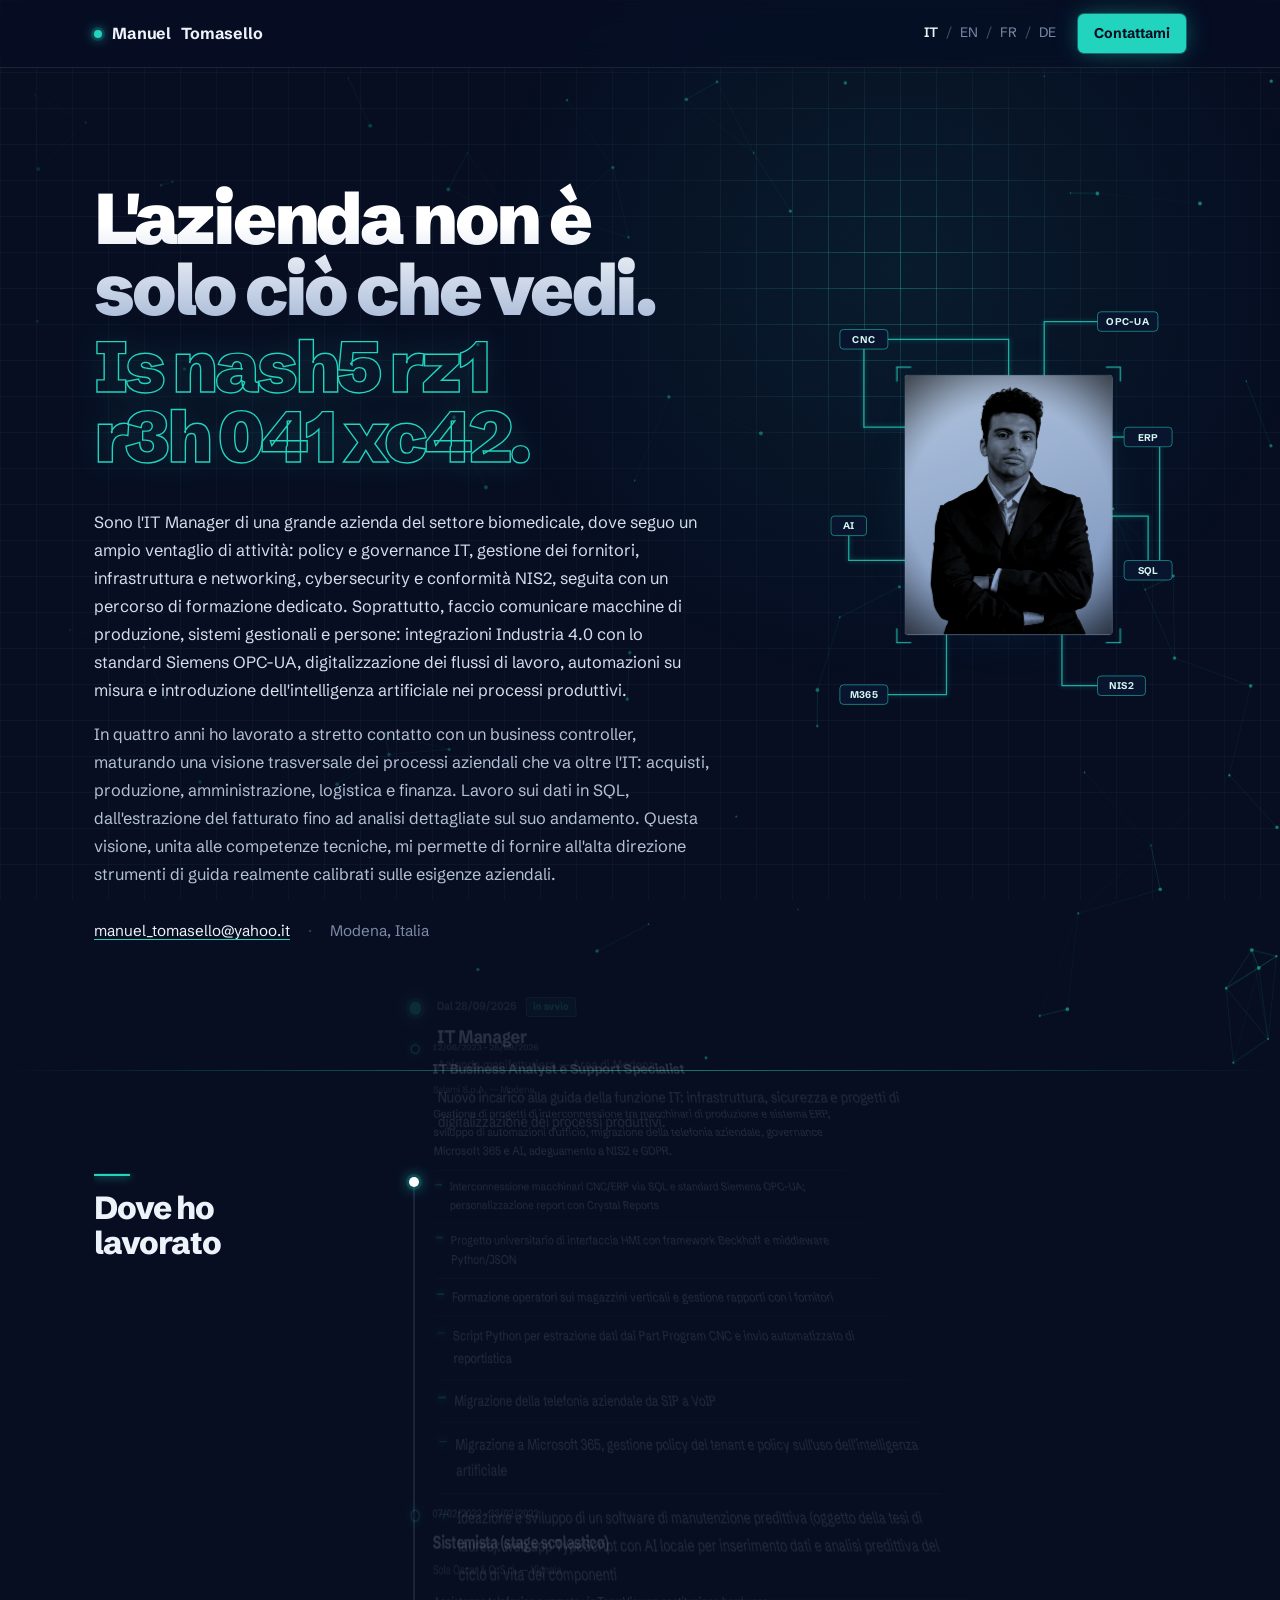
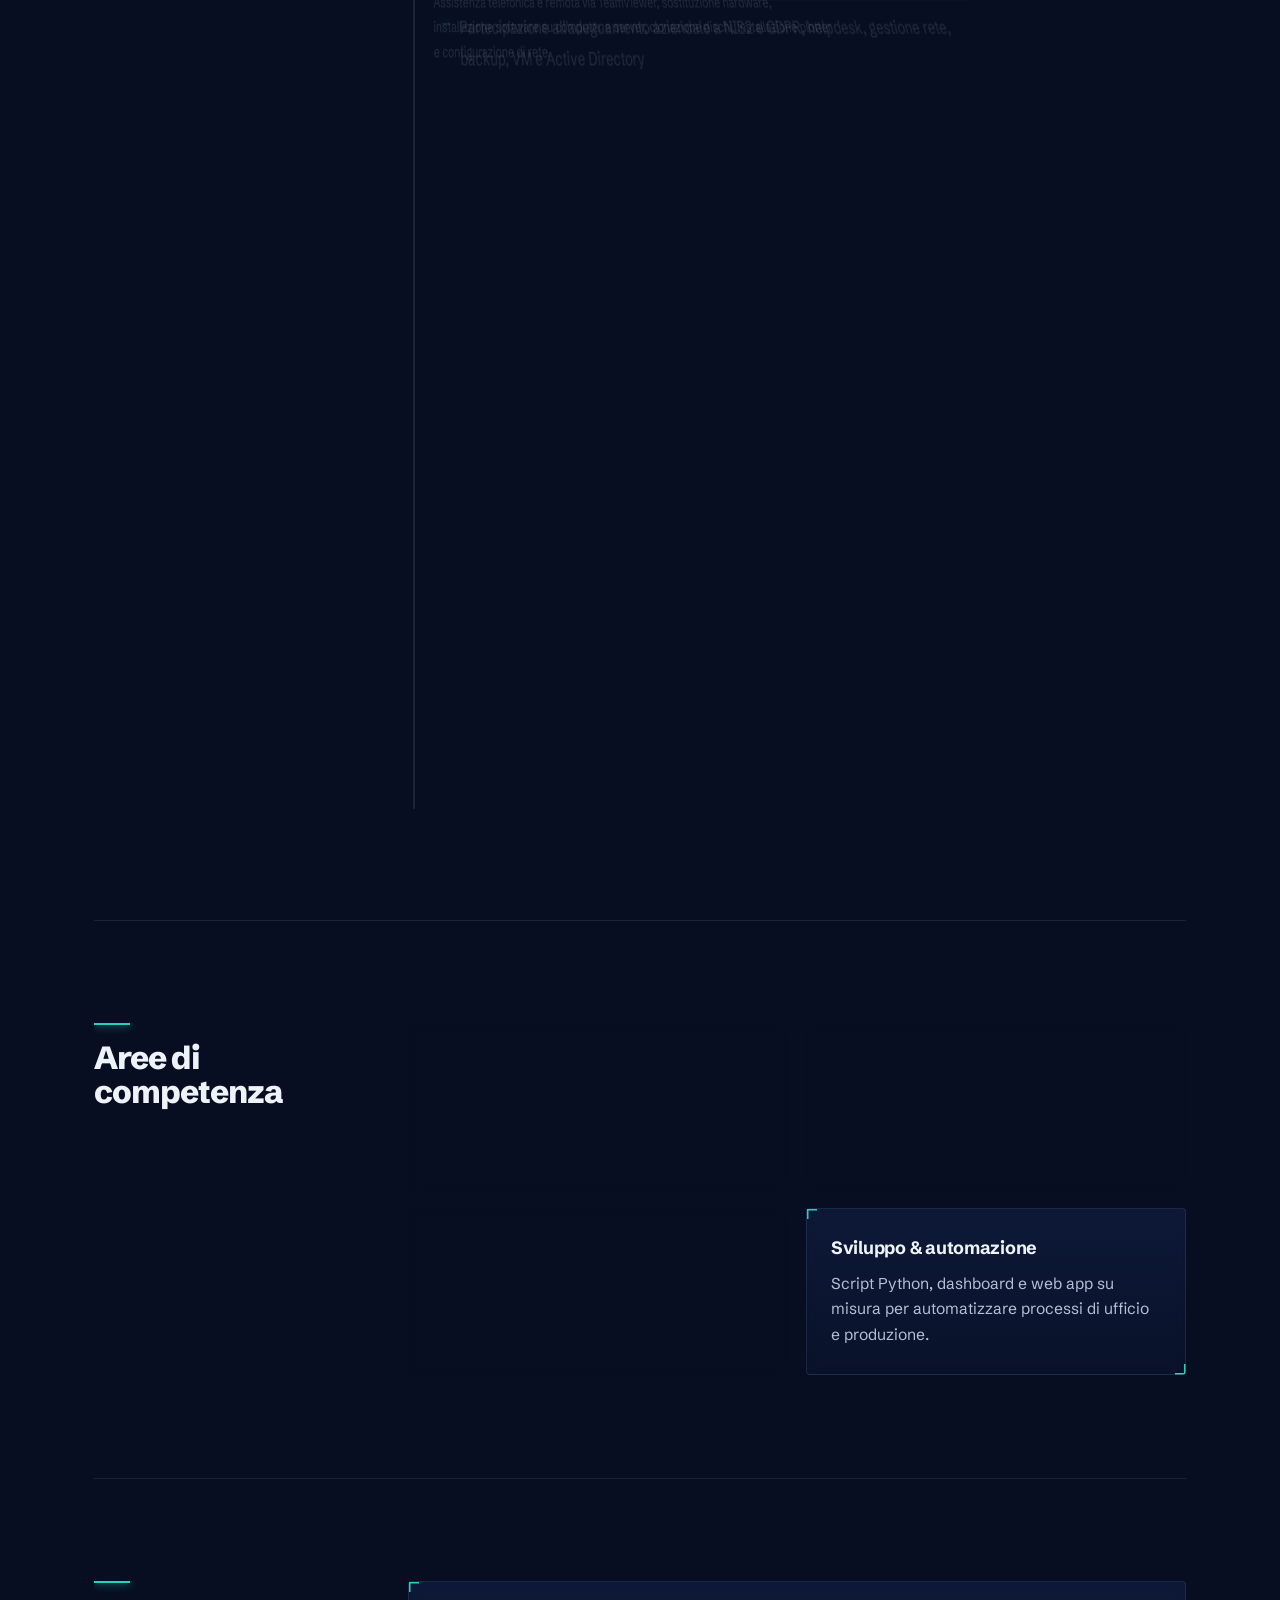
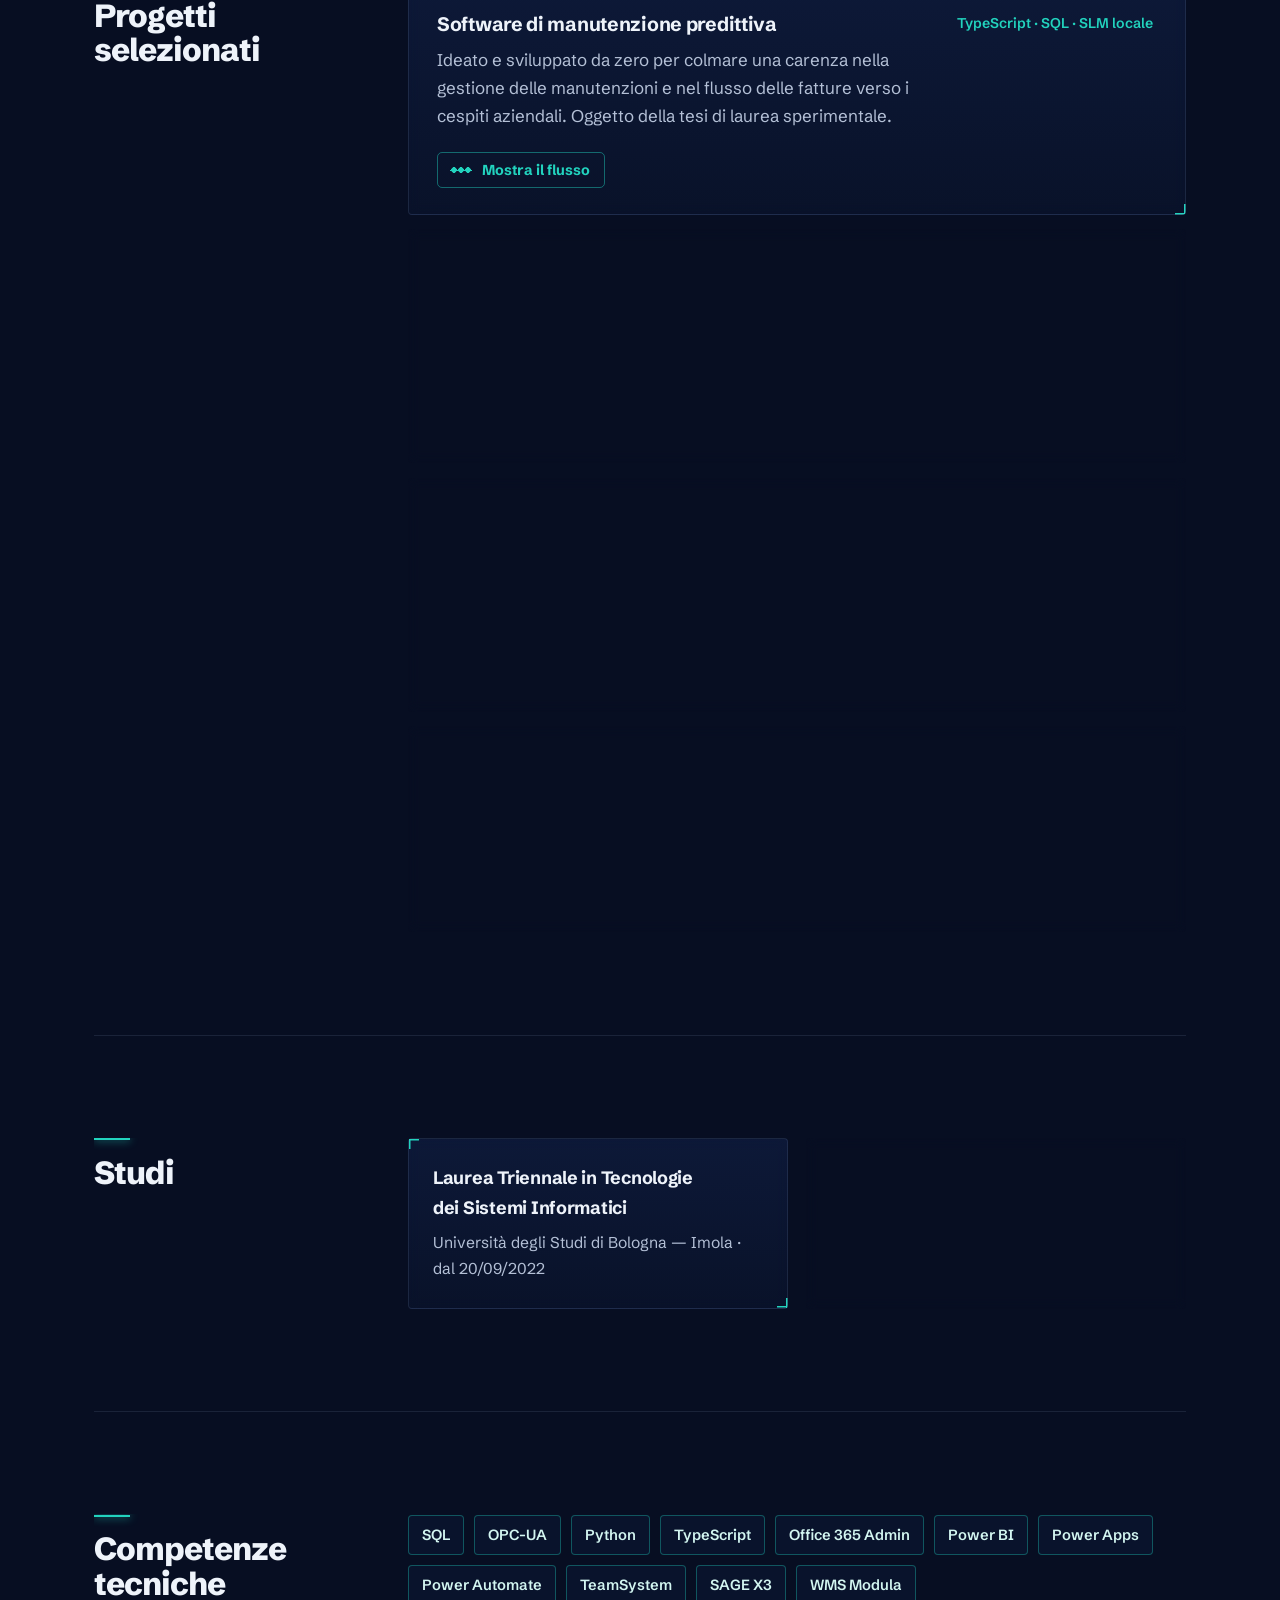
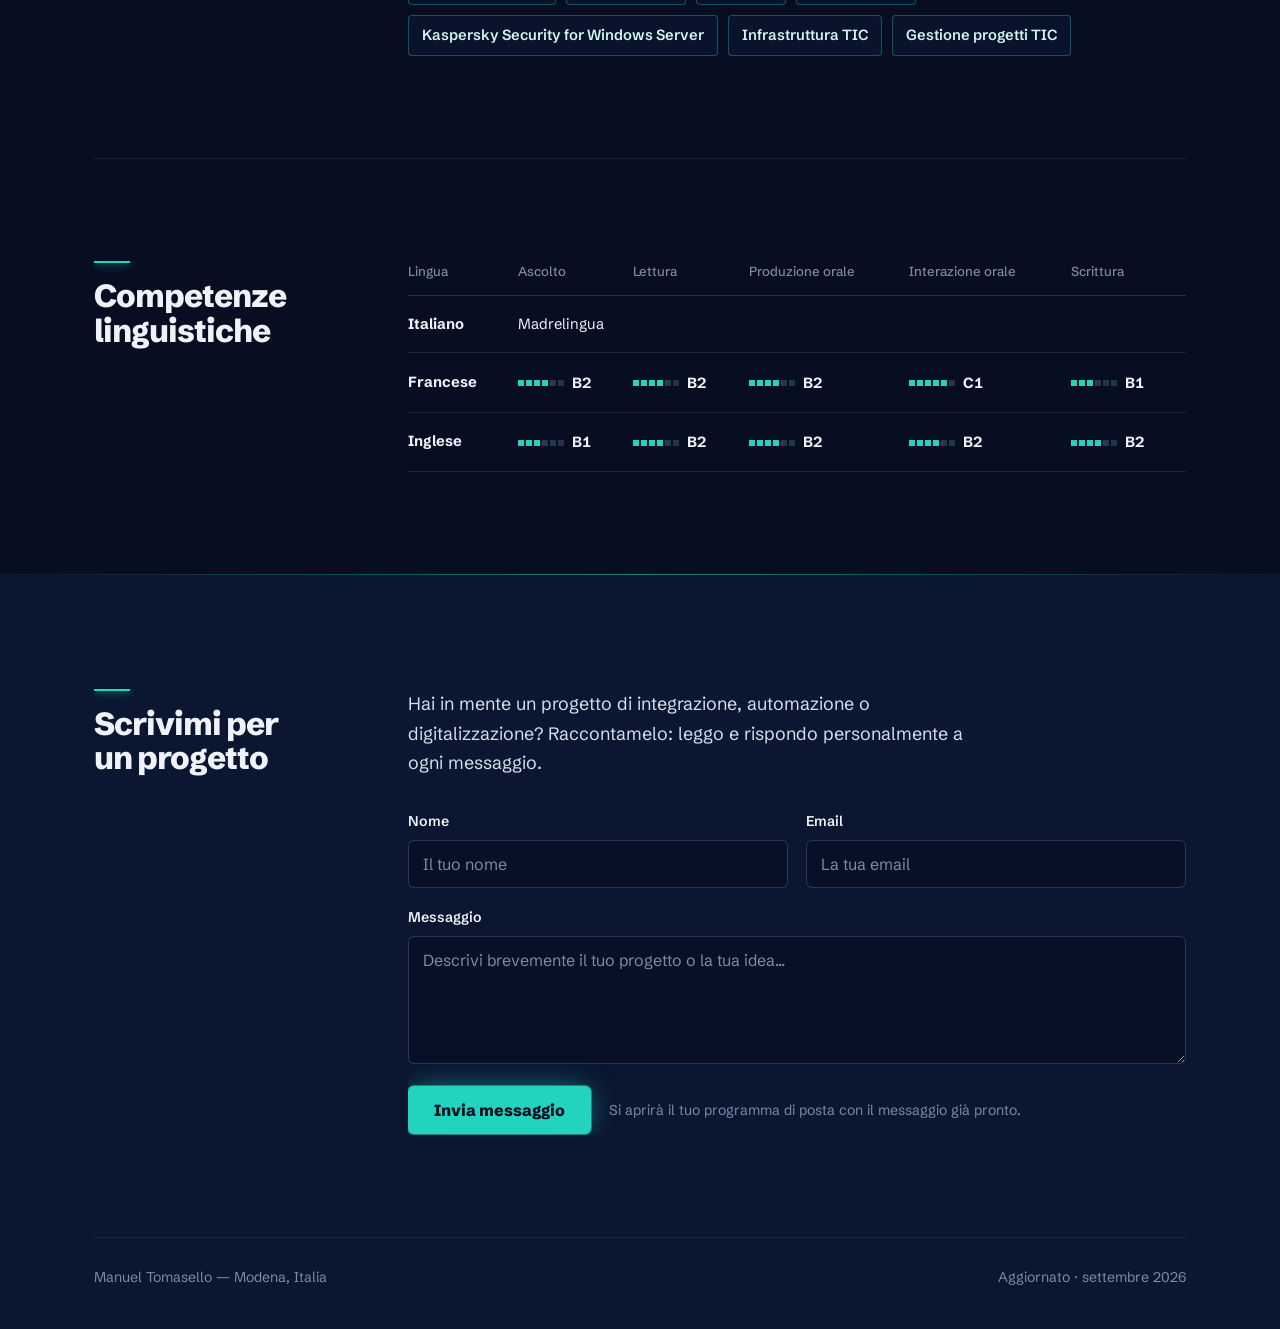
<file: index.html>
<!DOCTYPE html>
<html lang="it">
<head>
<meta charset="UTF-8">
<script>/* sequenza di avvio: una volta per sessione, mai con movimento ridotto */
(function(d){d.classList.add('js');try{if(!matchMedia('(prefers-reduced-motion: reduce)').matches&&!sessionStorage.getItem('mt-boot')){d.classList.add('boot');sessionStorage.setItem('mt-boot','1');setTimeout(function(){d.classList.remove('boot')},2600);}}catch(e){}})(document.documentElement);
</script>
<meta name="viewport" content="width=device-width, initial-scale=1">
<title>Manuel Tomasello — IT Manager</title>
<meta name="description" content="Manuel Tomasello, IT Manager. Infrastrutture, integrazione ERP/OT, compliance NIS2, automazione industriale.">
<link rel="preconnect" href="https://fonts.googleapis.com">
<link rel="preconnect" href="https://fonts.gstatic.com" crossorigin>
<meta name="theme-color" content="#070E22">
<link rel="stylesheet" href="style.css">
</head>
<body>

<div class="boot-overlay" aria-hidden="true">
  <div class="boot-half boot-top"></div><div class="boot-half boot-bottom"></div>
  <div class="boot-line"></div>
  <div class="boot-name">Manuel Tomasello</div>
</div>
<div class="glow" aria-hidden="true"></div>
<nav>
  <div class="progress" aria-hidden="true"></div>
  <div class="nav-inner">
    <span class="nav-name"><span class="nn-full">Manuel</span><span class="nn-short" aria-hidden="true">M.</span> Tomasello</span>
    <div class="nav-right">
      <div class="lang-switch">
        <a href="index.html" class="active">IT</a><span>/</span><a href="index-en.html">EN</a><span>/</span><a href="index-fr.html">FR</a><span>/</span><a href="index-de.html">DE</a>
      </div>
      <a href="#contatti" class="nav-cta">Contattami</a>
    </div>
  </div>
</nav>
<header class="top">
  <canvas class="net" aria-hidden="true"></canvas>
  <section class="hero">
  <div class="hero-inner">
    <div class="hero-text">
      <h1><span>L'azienda non è solo ciò che vedi.</span> <span>Io guido ciò che non vedi.</span></h1>
      <p class="hero-desc">Sono l'IT Manager di una grande azienda del settore biomedicale, dove seguo un ampio ventaglio di attività: policy e governance IT, gestione dei fornitori, infrastruttura e networking, cybersecurity e conformità NIS2, seguita con un percorso di formazione dedicato. Soprattutto, faccio comunicare macchine di produzione, sistemi gestionali e persone: integrazioni Industria 4.0 con lo standard Siemens OPC-UA, digitalizzazione dei flussi di lavoro, automazioni su misura e introduzione dell'intelligenza artificiale nei processi produttivi.</p>
      <p class="hero-desc">In quattro anni ho lavorato a stretto contatto con un business controller, maturando una visione trasversale dei processi aziendali che va oltre l'IT: acquisti, produzione, amministrazione, logistica e finanza. Lavoro sui dati in SQL, dall'estrazione del fatturato fino ad analisi dettagliate sul suo andamento. Questa visione, unita alle competenze tecniche, mi permette di fornire all'alta direzione strumenti di guida realmente calibrati sulle esigenze aziendali.</p>
      <div class="contact-row">
        <a href="mailto:manuel_tomasello@yahoo.it">manuel_tomasello@yahoo.it</a>
        <span class="sep">·</span>
        <span>Modena, Italia</span>
      </div>
    </div>
    <div class="hero-visual">
        <svg class="schematic" viewBox="0 0 400 480" aria-hidden="true" focusable="false">
          <g class="traces">
            <path pathLength="1" d="M90 150 H37 V62"/>
            <path pathLength="1" d="M64 51 H200 V100"/>
            <path pathLength="1" d="M240 100 V31 H300"/>
            <path pathLength="1" d="M310 161 H330"/>
            <path pathLength="1" d="M310 250 H357 V300"/>
            <path pathLength="1" d="M370 172 V300"/>
            <path pathLength="1" d="M260 375 V441 H300"/>
            <path pathLength="1" d="M130 375 V451 H64"/>
            <path pathLength="1" d="M90 300 H20 V272"/>
          </g>
          <g class="pins">
            <circle cx="90" cy="150" r="3"/><circle cx="200" cy="100" r="3"/><circle cx="240" cy="100" r="3"/>
            <circle cx="310" cy="161" r="3"/><circle cx="310" cy="250" r="3"/><circle cx="260" cy="375" r="3"/>
            <circle cx="130" cy="375" r="3"/><circle cx="90" cy="300" r="3"/>
          </g>
          <g class="chips">
            <g><rect x="10" y="40" width="54" height="22" rx="4"/><text x="37" y="55">CNC</text></g>
            <g><rect x="300" y="20" width="68" height="22" rx="4"/><text x="334" y="35">OPC-UA</text></g>
            <g><rect x="330" y="150" width="54" height="22" rx="4"/><text x="357" y="165">ERP</text></g>
            <g><rect x="330" y="300" width="54" height="22" rx="4"/><text x="357" y="315">SQL</text></g>
            <g><rect x="300" y="430" width="54" height="22" rx="4"/><text x="327" y="445">NIS2</text></g>
            <g><rect x="10" y="440" width="54" height="22" rx="4"/><text x="37" y="455">M365</text></g>
            <g><rect x="0" y="250" width="40" height="22" rx="4"/><text x="20" y="265">AI</text></g>
          </g>
          <circle class="packet p1" r="3.2"/>
          <circle class="packet p2" r="3.2"/>
        </svg>
      <figure class="portrait">
        <img class="hero-photo" src="assets/manuel-tomasello.jpg" alt="Ritratto di Manuel Tomasello">
        <i class="mark tl"></i><i class="mark tr"></i><i class="mark bl"></i><i class="mark br"></i>
      </figure>
    </div>
  </div>
  </section>
</header>

<main class="wrap">

  <section id="percorso">
    <div class="section-head"><h2>Dove ho lavorato</h2></div>
    <div class="track">
      <div class="track-line"><div class="track-line-fill"></div></div>

      <div class="node current">
        <div class="node-period">Dal 28/09/2026 <span class="tag">in avvio</span></div>
        <h3>IT Manager</h3>
        <span class="org">Azienda manifatturiera — Area di Modena</span>
        <p>Nuovo incarico alla guida della funzione IT: infrastruttura, sicurezza e progetti di digitalizzazione dei processi produttivi.</p>
      </div>

      <div class="node">
        <div class="node-period">12/06/2023 – 25/09/2026</div>
        <h3>IT Business Analyst e Support Specialist</h3>
        <span class="org">Salami S.p.A. — Modena</span>
        <p>Gestione di progetti di interconnessione tra macchinari di produzione e sistema ERP, sviluppo di automazioni d'ufficio, migrazione della telefonia aziendale, governance Microsoft 365 e AI, adeguamento a NIS2 e GDPR.</p>
        <ul>
          <li>Interconnessione macchinari CNC/ERP via SQL e standard Siemens OPC-UA; personalizzazione report con Crystal Reports</li>
          <li>Progetto universitario di interfaccia HMI con framework Beckhoff e middleware Python/JSON</li>
          <li>Formazione operatori sui magazzini verticali e gestione rapporti con i fornitori</li>
          <li>Script Python per estrazione dati dai Part Program CNC e invio automatizzato di reportistica</li>
          <li>Migrazione della telefonia aziendale da SIP a VoIP</li>
          <li>Migrazione a Microsoft 365, gestione policy del tenant e policy sull'uso dell'intelligenza artificiale</li>
          <li>Ideazione e sviluppo di un software di manutenzione predittiva (oggetto della tesi di laurea): web app TypeScript con AI locale per inserimento dati e analisi predittiva del ciclo di vita dei componenti</li>
          <li>Partecipazione all'adeguamento aziendale a NIS2 e GDPR, helpdesk, gestione rete, backup, VM e Active Directory</li>
        </ul>
      </div>

      <div class="node">
        <div class="node-period">07/02/2022 – 23/02/2022</div>
        <h3>Sistemista (stage scolastico)</h3>
        <span class="org">Sola Oscar &amp; C. S.r.l. — Vignola</span>
        <p>Assistenza telefonica e remota via TeamViewer, sostituzione hardware, installazione software su computer e server, clonazione dischi, installazione plotter e configurazione di rete.</p>
      </div>
    </div>
  </section>

  <section id="aree">
    <div class="section-head"><h2>Aree di competenza</h2></div>
    <div class="grid-panels">
      <div class="panel">
        <h3>Infrastruttura &amp; sicurezza</h3>
        <p>Gestione rete, backup, virtualizzazione, Active Directory, Microsoft 365 e conformità NIS2/GDPR.</p>
      </div>
      <div class="panel">
        <h3>Integrazione IT/OT</h3>
        <p>Interconnessione macchinari di produzione con sistemi ERP tramite SQL e OPC-UA, Industria 4.0.</p>
      </div>
      <div class="panel">
        <h3>ERP &amp; gestionali</h3>
        <p>Integrazione e configurazione applicativi aziendali su TeamSystem e SAGE X3.</p>
      </div>
      <div class="panel">
        <h3>Sviluppo &amp; automazione</h3>
        <p>Script Python, dashboard e web app su misura per automatizzare processi di ufficio e produzione.</p>
      </div>
    </div>
  </section>

  <section id="progetti">
    <div class="section-head"><h2>Progetti selezionati</h2></div>
    <div class="projects">
      <div class="project">
        <div>
          <h3>Software di manutenzione predittiva</h3>
          <p>Ideato e sviluppato da zero per colmare una carenza nella gestione delle manutenzioni e nel flusso delle fatture verso i cespiti aziendali. Oggetto della tesi di laurea sperimentale.</p>
        </div>
        <div class="stack">TypeScript · SQL · SLM locale</div>
        <button type="button" class="flow-toggle" aria-expanded="false" aria-controls="flow-1" data-open="Mostra il flusso" data-close="Nascondi il flusso">Mostra il flusso</button>
        <div class="flow" id="flow-1" data-flow="Fatture|AI locale|Database SQL|Web app TypeScript|Analisi predittiva" hidden></div>
      </div>
      <div class="project">
        <div>
          <h3>Interconnessione macchinari CNC / ERP</h3>
          <p>Coordinamento tecnico tra fornitore macchina e consulente ERP, estrazione dati via OPC-UA per l'accesso alle agevolazioni Industria 4.0.</p>
        </div>
        <div class="stack">SQL · OPC-UA · Crystal Reports</div>
        <button type="button" class="flow-toggle" aria-expanded="false" aria-controls="flow-2" data-open="Mostra il flusso" data-close="Nascondi il flusso">Mostra il flusso</button>
        <div class="flow" id="flow-2" data-flow="Macchina CNC|OPC-UA|SQL|ERP|Crystal Reports" hidden></div>
      </div>
      <div class="project">
        <div>
          <h3>Interfaccia HMI — progetto universitario</h3>
          <p>Visualizzazione dei dati macchina tramite un middleware Python che li rende disponibili in formato JSON su server web locale.</p>
        </div>
        <div class="stack">Beckhoff · Python · JSON</div>
        <button type="button" class="flow-toggle" aria-expanded="false" aria-controls="flow-3" data-open="Mostra il flusso" data-close="Nascondi il flusso">Mostra il flusso</button>
        <div class="flow" id="flow-3" data-flow="Dati macchina Beckhoff|Middleware Python|JSON|Server web locale|Interfaccia HMI" hidden></div>
      </div>
      <div class="project">
        <div>
          <h3>Dashboard di produzione</h3>
          <p>Contatori di produzione in tempo reale per il reparto, pensati per la visualizzazione su schermi a muro.</p>
        </div>
        <div class="stack">Node.js · Express · MSSQL</div>
        <button type="button" class="flow-toggle" aria-expanded="false" aria-controls="flow-4" data-open="Mostra il flusso" data-close="Nascondi il flusso">Mostra il flusso</button>
        <div class="flow" id="flow-4" data-flow="Reparto produzione|MSSQL|Node.js · Express|Schermi a muro" hidden></div>
      </div>
    </div>
  </section>

  <section id="formazione">
    <div class="section-head"><h2>Studi</h2></div>
    <div class="grid-panels">
      <div class="panel">
        <h3>Laurea Triennale in Tecnologie dei Sistemi Informatici</h3>
        <p>Università degli Studi di Bologna — Imola · dal 20/09/2022</p>
      </div>
      <div class="panel">
        <h3>Diploma di Tecnico Informatico</h3>
        <p>Istituto Tecnico Secondario di Secondo Grado P. Levi — Vignola · 2016 – 03/07/2022</p>
      </div>
    </div>
  </section>

  <section id="competenze">
    <div class="section-head"><h2>Competenze tecniche</h2></div>
    <div class="taglist">
      <span>SQL</span><span>OPC-UA</span><span>Python</span><span>TypeScript</span>
      <span>Office 365 Admin</span><span>Power BI</span><span>Power Apps</span><span>Power Automate</span>
      <span>TeamSystem</span><span>SAGE X3</span><span>WMS Modula</span>
      <span>Kaspersky Security for Windows Server</span><span>Infrastruttura TIC</span>
      <span>Gestione progetti TIC</span>
    </div>
  </section>

  <section id="lingue">
    <div class="section-head"><h2>Competenze linguistiche</h2></div>
    <div class="table-scroll"><table class="lang-table">
      <thead>
        <tr><th>Lingua</th><th>Ascolto</th><th>Lettura</th><th>Produzione orale</th><th>Interazione orale</th><th>Scrittura</th></tr>
      </thead>
      <tbody>
        <tr><td class="name">Italiano</td><td colspan="5">Madrelingua</td></tr>
        <tr><td class="name">Francese</td><td><span class="cefr" style="--n:4">B2</span></td><td><span class="cefr" style="--n:4">B2</span></td><td><span class="cefr" style="--n:4">B2</span></td><td><span class="cefr" style="--n:5">C1</span></td><td><span class="cefr" style="--n:3">B1</span></td></tr>
        <tr><td class="name">Inglese</td><td><span class="cefr" style="--n:3">B1</span></td><td><span class="cefr" style="--n:4">B2</span></td><td><span class="cefr" style="--n:4">B2</span></td><td><span class="cefr" style="--n:4">B2</span></td><td><span class="cefr" style="--n:4">B2</span></td></tr>
      </tbody>
    </table></div>
  </section>

  <section id="contatti">
    <div class="section-head"><h2>Scrivimi per un progetto</h2></div>
    <div class="contact-card">
      <p class="contact-intro">Hai in mente un progetto di integrazione, automazione o digitalizzazione? Raccontamelo: leggo e rispondo personalmente a ogni messaggio.</p>
      <form class="contact-form" id="contactForm" data-mailto="manuel_tomasello@yahoo.it" data-subject="Nuovo progetto — dal sito">
        <div class="field">
          <label for="cf-name">Nome</label>
          <input id="cf-name" name="name" type="text" placeholder="Il tuo nome" required>
        </div>
        <div class="field">
          <label for="cf-email">Email</label>
          <input id="cf-email" name="email" type="email" placeholder="La tua email" required>
        </div>
        <div class="field full">
          <label for="cf-message">Messaggio</label>
          <textarea id="cf-message" name="message" rows="5" placeholder="Descrivi brevemente il tuo progetto o la tua idea..." required></textarea>
        </div>
        <div class="form-actions full">
          <button type="submit" class="btn-primary">Invia messaggio</button>
          <span class="form-hint" id="formHint">Si aprirà il tuo programma di posta con il messaggio già pronto.</span>
        </div>
      </form>
    </div>
  </section>

  <footer>
    <span>Manuel Tomasello — Modena, Italia</span>
    <span>Aggiornato · settembre 2026</span>
  </footer>

</main>
<script src="script.js"></script>
</body>
</html>
</file>
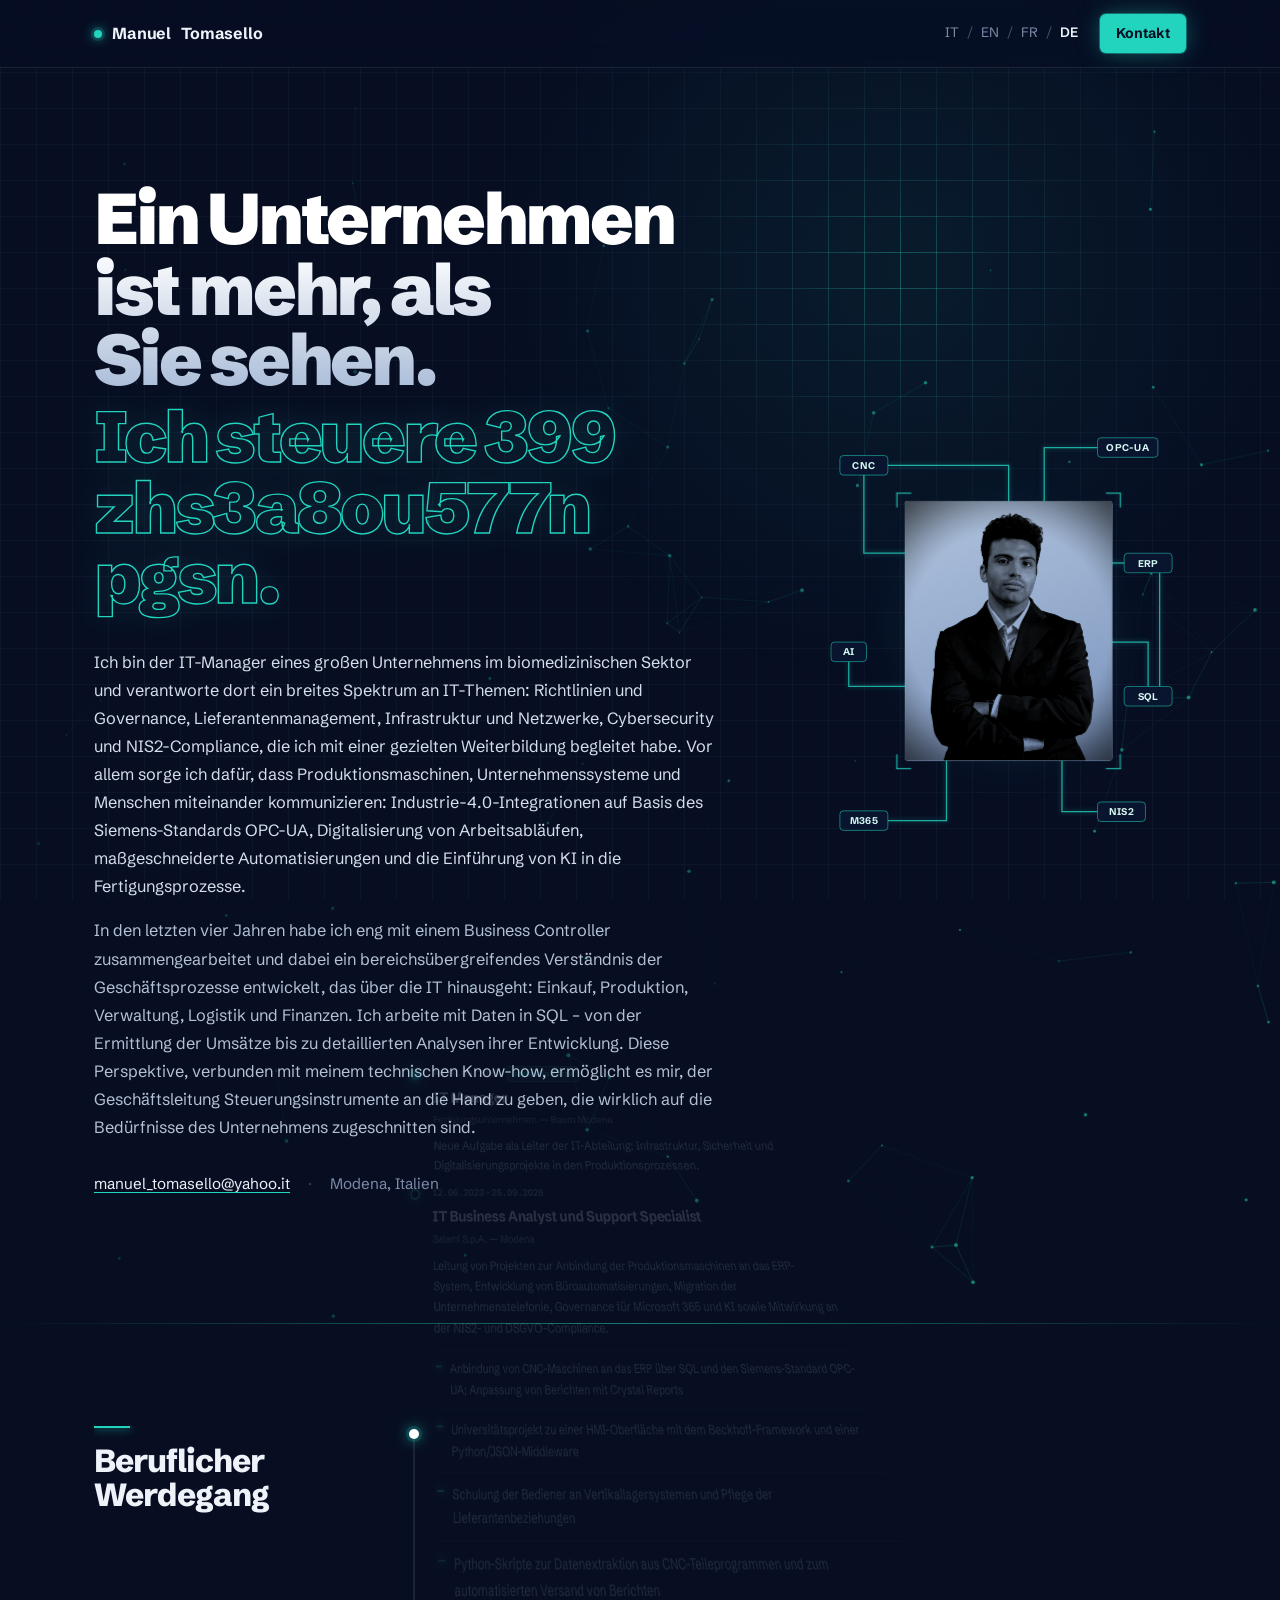
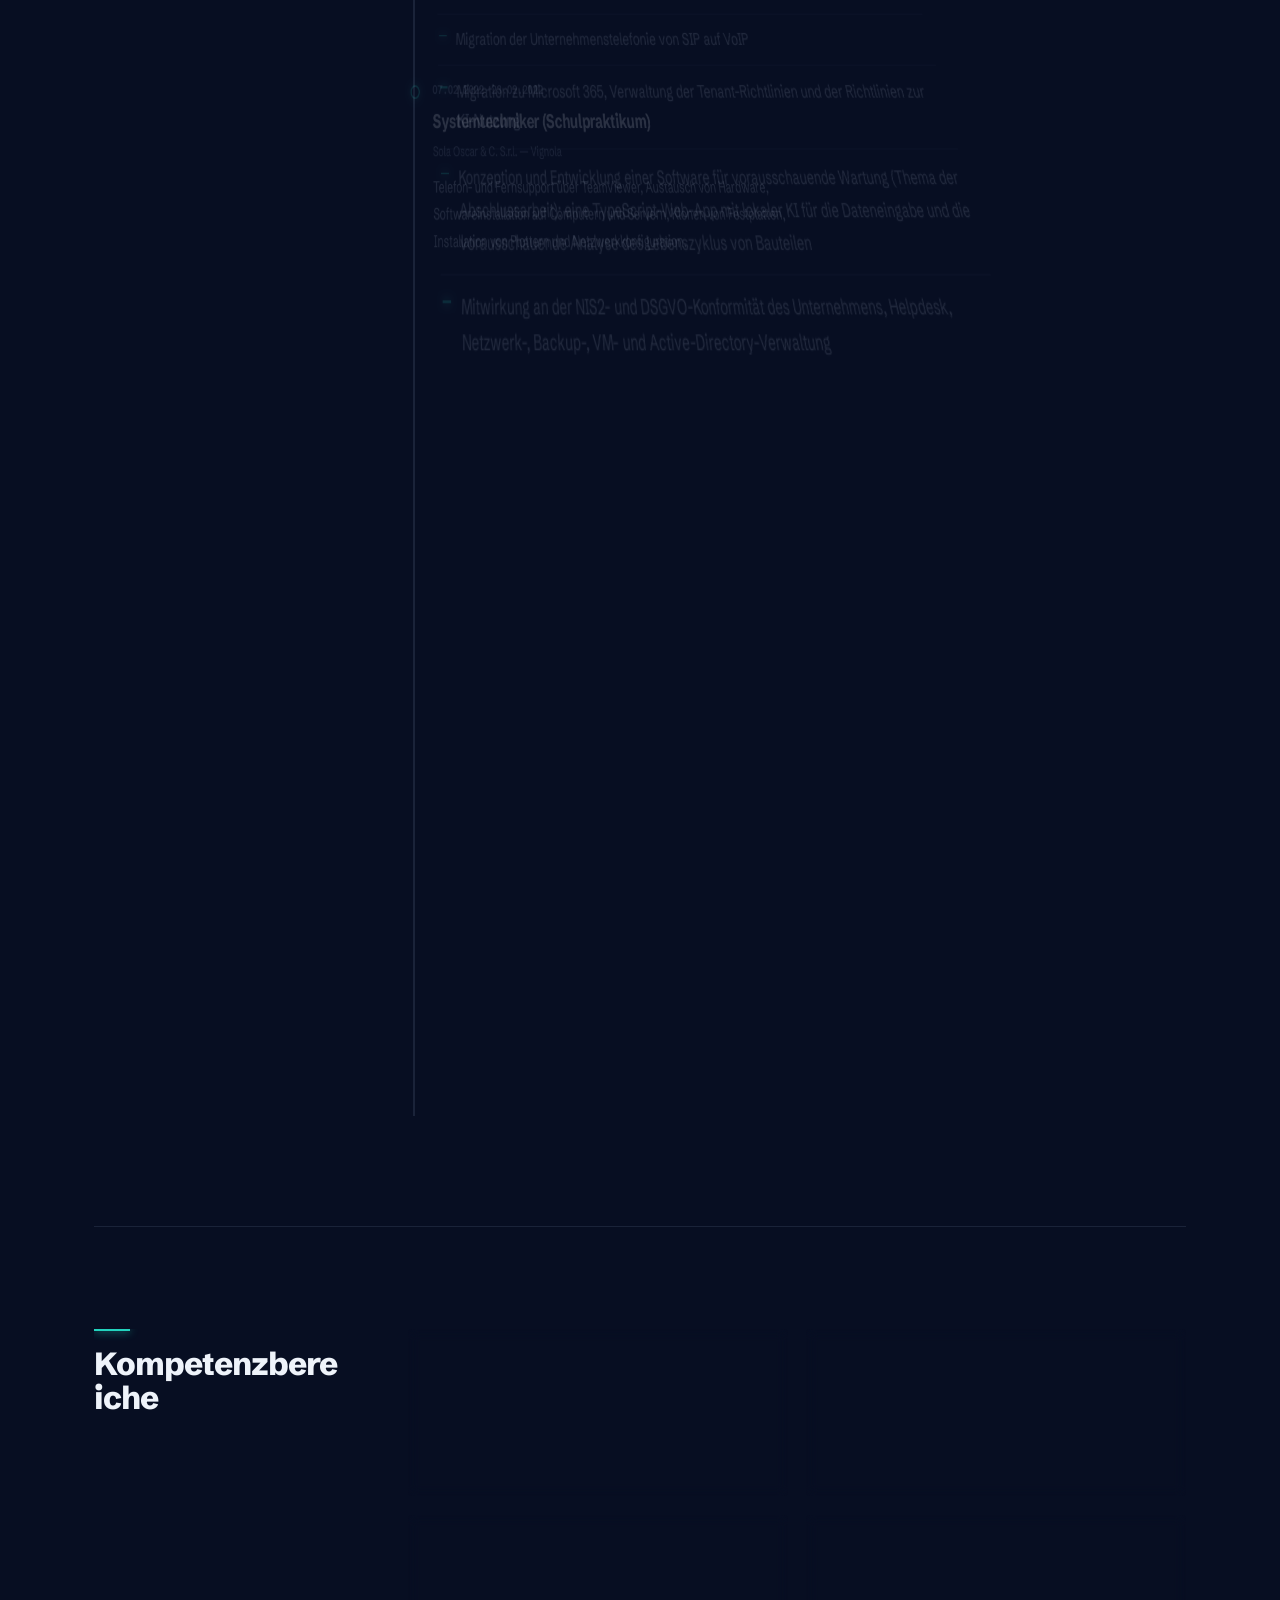
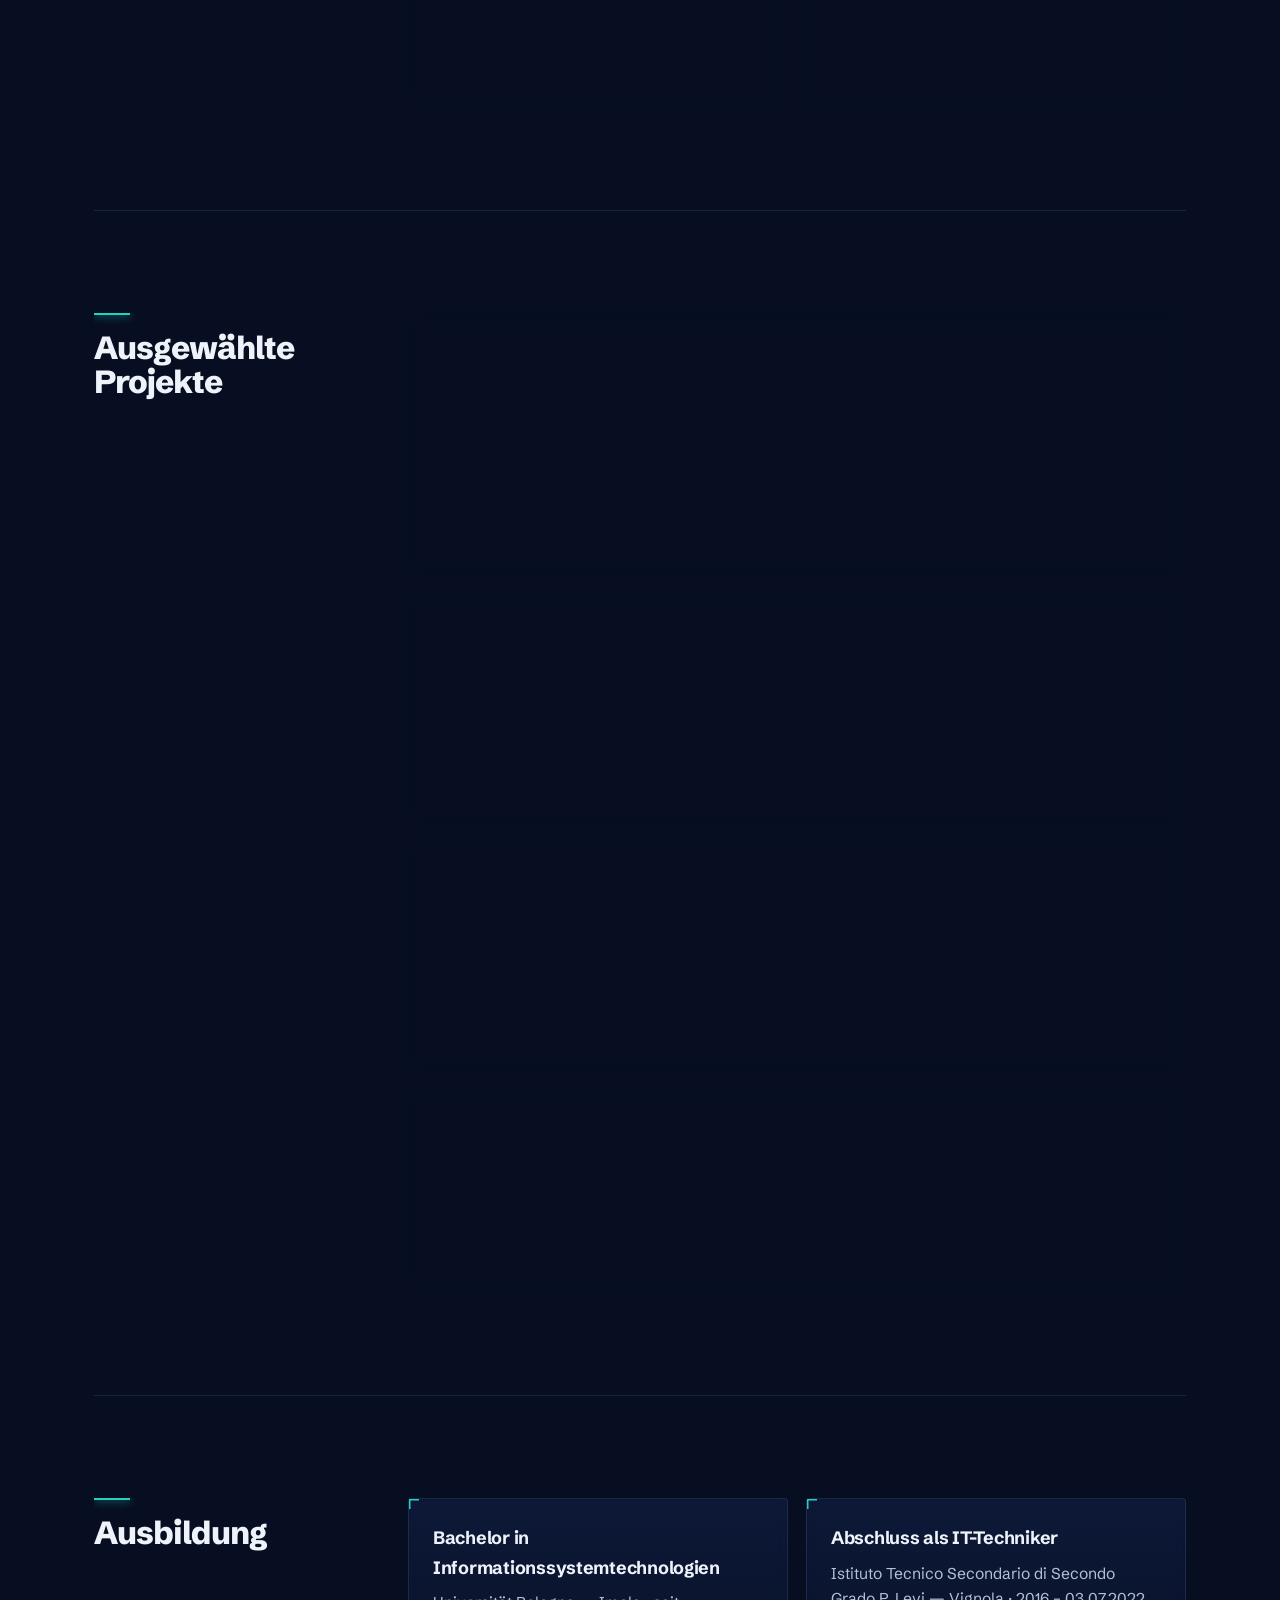
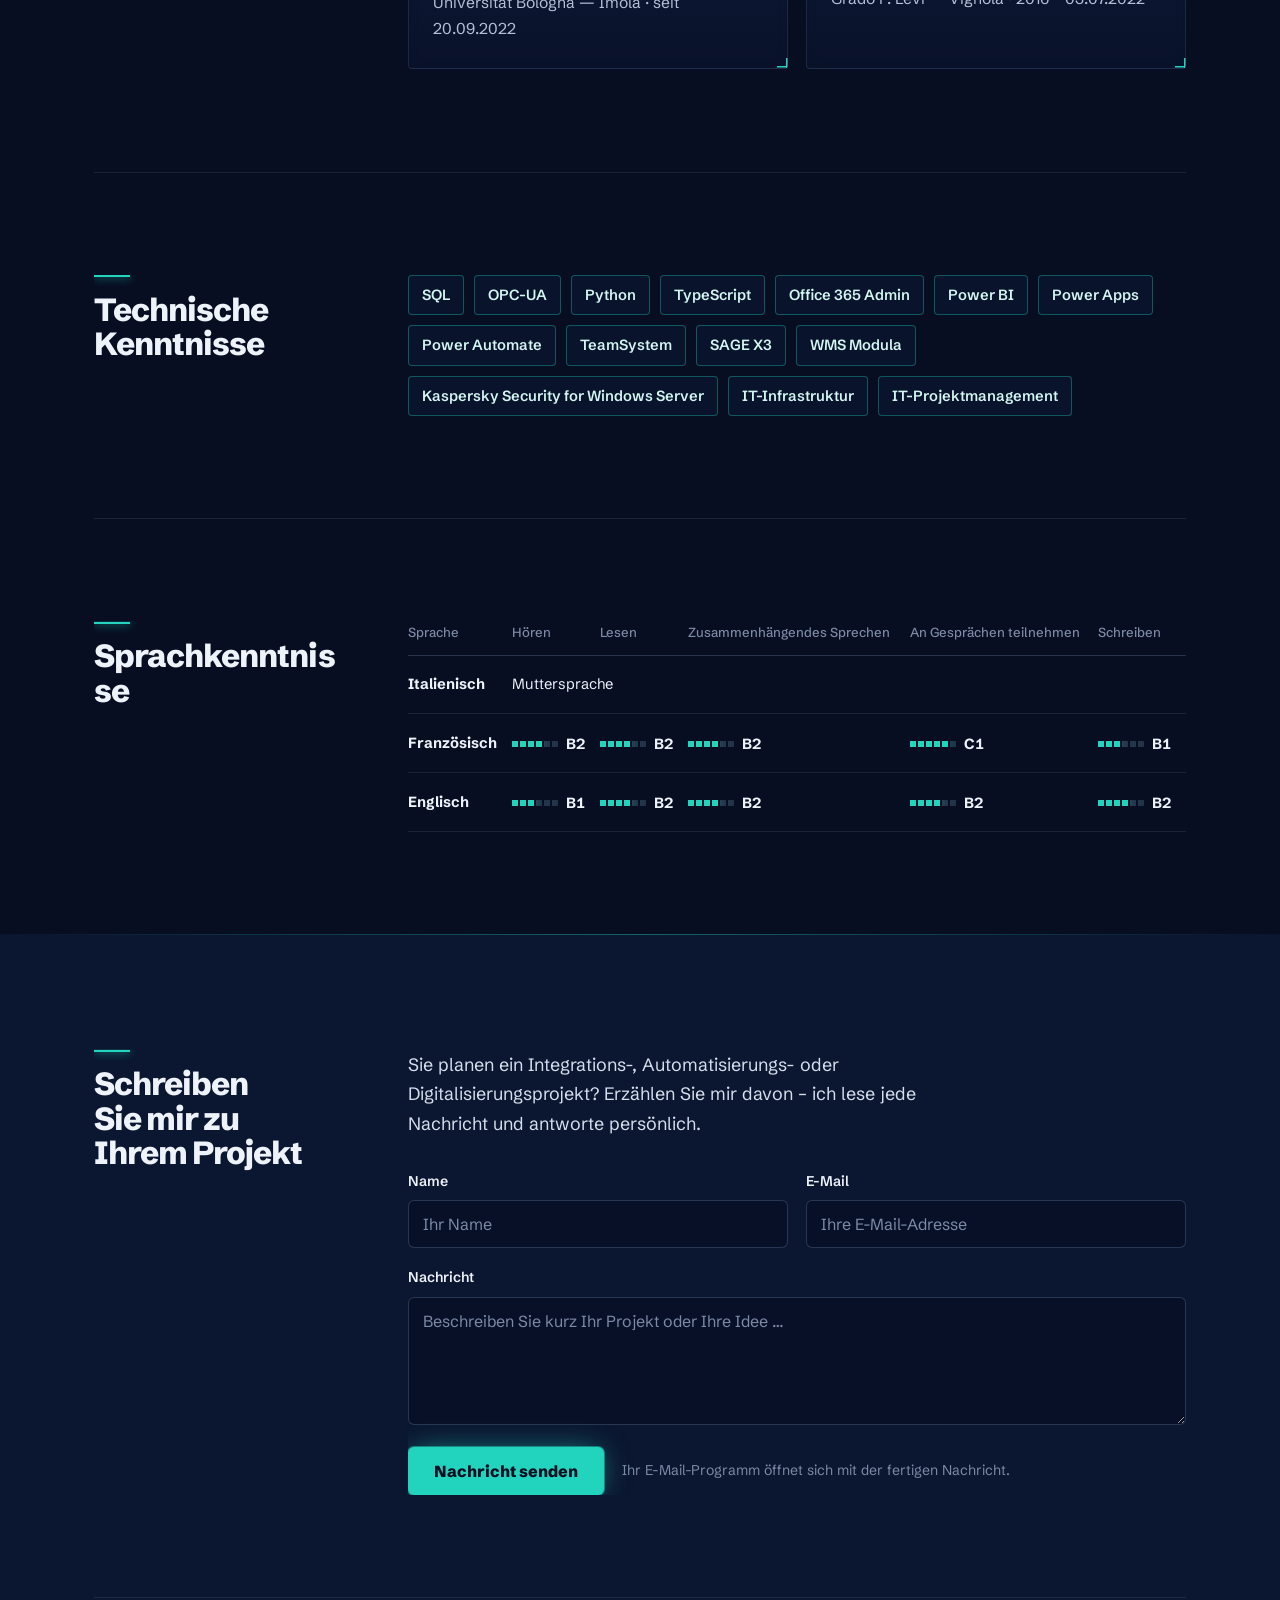
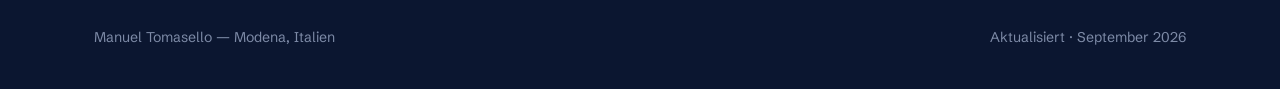
<file: index-de.html>
<!DOCTYPE html>
<html lang="de">
<head>
<meta charset="UTF-8">
<script>/* sequenza di avvio: una volta per sessione, mai con movimento ridotto */
(function(d){d.classList.add('js');try{if(!matchMedia('(prefers-reduced-motion: reduce)').matches&&!sessionStorage.getItem('mt-boot')){d.classList.add('boot');sessionStorage.setItem('mt-boot','1');setTimeout(function(){d.classList.remove('boot')},2600);}}catch(e){}})(document.documentElement);
</script>
<meta name="viewport" content="width=device-width, initial-scale=1">
<title>Manuel Tomasello — IT Manager</title>
<meta name="description" content="Manuel Tomasello, IT-Manager. Infrastruktur, ERP/OT-Integration, NIS2-Compliance, industrielle Automatisierung.">
<link rel="preconnect" href="https://fonts.googleapis.com">
<link rel="preconnect" href="https://fonts.gstatic.com" crossorigin>
<meta name="theme-color" content="#070E22">
<link rel="stylesheet" href="style.css">
</head>
<body>

<div class="boot-overlay" aria-hidden="true">
  <div class="boot-half boot-top"></div><div class="boot-half boot-bottom"></div>
  <div class="boot-line"></div>
  <div class="boot-name">Manuel Tomasello</div>
</div>
<div class="glow" aria-hidden="true"></div>
<nav>
  <div class="progress" aria-hidden="true"></div>
  <div class="nav-inner">
    <span class="nav-name"><span class="nn-full">Manuel</span><span class="nn-short" aria-hidden="true">M.</span> Tomasello</span>
    <div class="nav-right">
      <div class="lang-switch">
        <a href="index.html">IT</a><span>/</span><a href="index-en.html">EN</a><span>/</span><a href="index-fr.html">FR</a><span>/</span><a href="index-de.html" class="active">DE</a>
      </div>
      <a href="#kontakt" class="nav-cta">Kontakt</a>
    </div>
  </div>
</nav>
<header class="top">
  <canvas class="net" aria-hidden="true"></canvas>
  <section class="hero">
  <div class="hero-inner">
    <div class="hero-text">
      <h1><span>Ein Unternehmen ist mehr, als Sie sehen.</span> <span>Ich steuere den unsichtbaren Teil.</span></h1>
      <p class="hero-desc">Ich bin der IT-Manager eines großen Unternehmens im biomedizinischen Sektor und verantworte dort ein breites Spektrum an IT-Themen: Richtlinien und Governance, Lieferantenmanagement, Infrastruktur und Netzwerke, Cybersecurity und NIS2-Compliance, die ich mit einer gezielten Weiterbildung begleitet habe. Vor allem sorge ich dafür, dass Produktionsmaschinen, Unternehmenssysteme und Menschen miteinander kommunizieren: Industrie-4.0-Integrationen auf Basis des Siemens-Standards OPC-UA, Digitalisierung von Arbeitsabläufen, maßgeschneiderte Automatisierungen und die Einführung von KI in die Fertigungsprozesse.</p>
      <p class="hero-desc">In den letzten vier Jahren habe ich eng mit einem Business Controller zusammengearbeitet und dabei ein bereichsübergreifendes Verständnis der Geschäftsprozesse entwickelt, das über die IT hinausgeht: Einkauf, Produktion, Verwaltung, Logistik und Finanzen. Ich arbeite mit Daten in SQL – von der Ermittlung der Umsätze bis zu detaillierten Analysen ihrer Entwicklung. Diese Perspektive, verbunden mit meinem technischen Know-how, ermöglicht es mir, der Geschäftsleitung Steuerungsinstrumente an die Hand zu geben, die wirklich auf die Bedürfnisse des Unternehmens zugeschnitten sind.</p>
      <div class="contact-row">
        <a href="mailto:manuel_tomasello@yahoo.it">manuel_tomasello@yahoo.it</a>
        <span class="sep">·</span>
        <span>Modena, Italien</span>
      </div>
    </div>
    <div class="hero-visual">
        <svg class="schematic" viewBox="0 0 400 480" aria-hidden="true" focusable="false">
          <g class="traces">
            <path pathLength="1" d="M90 150 H37 V62"/>
            <path pathLength="1" d="M64 51 H200 V100"/>
            <path pathLength="1" d="M240 100 V31 H300"/>
            <path pathLength="1" d="M310 161 H330"/>
            <path pathLength="1" d="M310 250 H357 V300"/>
            <path pathLength="1" d="M370 172 V300"/>
            <path pathLength="1" d="M260 375 V441 H300"/>
            <path pathLength="1" d="M130 375 V451 H64"/>
            <path pathLength="1" d="M90 300 H20 V272"/>
          </g>
          <g class="pins">
            <circle cx="90" cy="150" r="3"/><circle cx="200" cy="100" r="3"/><circle cx="240" cy="100" r="3"/>
            <circle cx="310" cy="161" r="3"/><circle cx="310" cy="250" r="3"/><circle cx="260" cy="375" r="3"/>
            <circle cx="130" cy="375" r="3"/><circle cx="90" cy="300" r="3"/>
          </g>
          <g class="chips">
            <g><rect x="10" y="40" width="54" height="22" rx="4"/><text x="37" y="55">CNC</text></g>
            <g><rect x="300" y="20" width="68" height="22" rx="4"/><text x="334" y="35">OPC-UA</text></g>
            <g><rect x="330" y="150" width="54" height="22" rx="4"/><text x="357" y="165">ERP</text></g>
            <g><rect x="330" y="300" width="54" height="22" rx="4"/><text x="357" y="315">SQL</text></g>
            <g><rect x="300" y="430" width="54" height="22" rx="4"/><text x="327" y="445">NIS2</text></g>
            <g><rect x="10" y="440" width="54" height="22" rx="4"/><text x="37" y="455">M365</text></g>
            <g><rect x="0" y="250" width="40" height="22" rx="4"/><text x="20" y="265">AI</text></g>
          </g>
          <circle class="packet p1" r="3.2"/>
          <circle class="packet p2" r="3.2"/>
        </svg>
      <figure class="portrait">
        <img class="hero-photo" src="assets/manuel-tomasello.jpg" alt="Porträt von Manuel Tomasello">
        <i class="mark tl"></i><i class="mark tr"></i><i class="mark bl"></i><i class="mark br"></i>
      </figure>
    </div>
  </div>
  </section>
</header>

<main class="wrap">

  <section id="werdegang">
    <div class="section-head"><h2>Beruflicher Werdegang</h2></div>
    <div class="track">
      <div class="track-line"><div class="track-line-fill"></div></div>

      <div class="node current">
        <div class="node-period">Ab 28.09.2026 <span class="tag">beginnt in Kürze</span></div>
        <h3>IT Manager</h3>
        <span class="org">Fertigungsunternehmen — Raum Modena</span>
        <p>Neue Aufgabe als Leiter der IT-Abteilung: Infrastruktur, Sicherheit und Digitalisierungsprojekte in den Produktionsprozessen.</p>
      </div>

      <div class="node">
        <div class="node-period">12.06.2023 – 25.09.2026</div>
        <h3>IT Business Analyst und Support Specialist</h3>
        <span class="org">Salami S.p.A. — Modena</span>
        <p>Leitung von Projekten zur Anbindung der Produktionsmaschinen an das ERP-System, Entwicklung von Büroautomatisierungen, Migration der Unternehmenstelefonie, Governance für Microsoft 365 und KI sowie Mitwirkung an der NIS2- und DSGVO-Compliance.</p>
        <ul>
          <li>Anbindung von CNC-Maschinen an das ERP über SQL und den Siemens-Standard OPC-UA; Anpassung von Berichten mit Crystal Reports</li>
          <li>Universitätsprojekt zu einer HMI-Oberfläche mit dem Beckhoff-Framework und einer Python/JSON-Middleware</li>
          <li>Schulung der Bediener an Vertikallagersystemen und Pflege der Lieferantenbeziehungen</li>
          <li>Python-Skripte zur Datenextraktion aus CNC-Teileprogrammen und zum automatisierten Versand von Berichten</li>
          <li>Migration der Unternehmenstelefonie von SIP auf VoIP</li>
          <li>Migration zu Microsoft 365, Verwaltung der Tenant-Richtlinien und der Richtlinien zur KI-Nutzung</li>
          <li>Konzeption und Entwicklung einer Software für vorausschauende Wartung (Thema der Abschlussarbeit): eine TypeScript-Web-App mit lokaler KI für die Dateneingabe und die vorausschauende Analyse des Lebenszyklus von Bauteilen</li>
          <li>Mitwirkung an der NIS2- und DSGVO-Konformität des Unternehmens, Helpdesk, Netzwerk-, Backup-, VM- und Active-Directory-Verwaltung</li>
        </ul>
      </div>

      <div class="node">
        <div class="node-period">07.02.2022 – 23.02.2022</div>
        <h3>Systemtechniker (Schulpraktikum)</h3>
        <span class="org">Sola Oscar &amp; C. S.r.l. — Vignola</span>
        <p>Telefon- und Fernsupport über TeamViewer, Austausch von Hardware, Softwareinstallation auf Computern und Servern, Klonen von Festplatten, Installation von Plottern und Netzwerkkonfiguration.</p>
      </div>
    </div>
  </section>

  <section id="kompetenzen">
    <div class="section-head"><h2>Kompetenzbereiche</h2></div>
    <div class="grid-panels">
      <div class="panel">
        <h3>Infrastruktur &amp; Sicherheit</h3>
        <p>Netzwerkverwaltung, Backups, Virtualisierung, Active Directory, Microsoft 365 sowie NIS2- und DSGVO-Compliance.</p>
      </div>
      <div class="panel">
        <h3>IT/OT-Integration</h3>
        <p>Anbindung von Produktionsmaschinen an ERP-Systeme über SQL und OPC-UA, Industrie 4.0.</p>
      </div>
      <div class="panel">
        <h3>ERP &amp; Unternehmenssoftware</h3>
        <p>Integration und Konfiguration von Unternehmensanwendungen auf TeamSystem und SAGE X3.</p>
      </div>
      <div class="panel">
        <h3>Entwicklung &amp; Automatisierung</h3>
        <p>Python-Skripte, Dashboards und maßgeschneiderte Web-Apps zur Automatisierung von Büro- und Produktionsprozessen.</p>
      </div>
    </div>
  </section>

  <section id="projekte">
    <div class="section-head"><h2>Ausgewählte Projekte</h2></div>
    <div class="projects">
      <div class="project">
        <div>
          <h3>Software für vorausschauende Wartung</h3>
          <p>Von Grund auf konzipiert und entwickelt, um eine Lücke in der Wartungsverwaltung und im Fluss der Rechnungen zum Anlagevermögen zu schließen. Thema der experimentellen Abschlussarbeit.</p>
        </div>
        <div class="stack">TypeScript · SQL · lokales SLM</div>
        <button type="button" class="flow-toggle" aria-expanded="false" aria-controls="flow-1" data-open="Datenfluss anzeigen" data-close="Datenfluss ausblenden">Datenfluss anzeigen</button>
        <div class="flow" id="flow-1" data-flow="Rechnungen|Lokale KI|SQL-Datenbank|TypeScript-Web-App|Vorausschauende Analyse" hidden></div>
      </div>
      <div class="project">
        <div>
          <h3>Anbindung CNC-Maschinen / ERP</h3>
          <p>Technische Koordination zwischen Maschinenlieferant und ERP-Berater, Datenextraktion über OPC-UA für den Zugang zu den Industrie-4.0-Förderungen.</p>
        </div>
        <div class="stack">SQL · OPC-UA · Crystal Reports</div>
        <button type="button" class="flow-toggle" aria-expanded="false" aria-controls="flow-2" data-open="Datenfluss anzeigen" data-close="Datenfluss ausblenden">Datenfluss anzeigen</button>
        <div class="flow" id="flow-2" data-flow="CNC-Maschine|OPC-UA|SQL|ERP|Crystal Reports" hidden></div>
      </div>
      <div class="project">
        <div>
          <h3>HMI-Oberfläche — Universitätsprojekt</h3>
          <p>Visualisierung von Maschinendaten über eine Python-Middleware, die sie im JSON-Format auf einem lokalen Webserver bereitstellt.</p>
        </div>
        <div class="stack">Beckhoff · Python · JSON</div>
        <button type="button" class="flow-toggle" aria-expanded="false" aria-controls="flow-3" data-open="Datenfluss anzeigen" data-close="Datenfluss ausblenden">Datenfluss anzeigen</button>
        <div class="flow" id="flow-3" data-flow="Beckhoff-Maschinendaten|Python-Middleware|JSON|Lokaler Webserver|HMI-Oberfläche" hidden></div>
      </div>
      <div class="project">
        <div>
          <h3>Produktions-Dashboard</h3>
          <p>Produktionszähler in Echtzeit für die Fertigung, ausgelegt für die Anzeige auf Wandbildschirmen.</p>
        </div>
        <div class="stack">Node.js · Express · MSSQL</div>
        <button type="button" class="flow-toggle" aria-expanded="false" aria-controls="flow-4" data-open="Datenfluss anzeigen" data-close="Datenfluss ausblenden">Datenfluss anzeigen</button>
        <div class="flow" id="flow-4" data-flow="Fertigung|MSSQL|Node.js · Express|Wandbildschirme" hidden></div>
      </div>
    </div>
  </section>

  <section id="ausbildung">
    <div class="section-head"><h2>Ausbildung</h2></div>
    <div class="grid-panels">
      <div class="panel">
        <h3>Bachelor in Informationssystemtechnologien</h3>
        <p>Universität Bologna — Imola · seit 20.09.2022</p>
      </div>
      <div class="panel">
        <h3>Abschluss als IT-Techniker</h3>
        <p>Istituto Tecnico Secondario di Secondo Grado P. Levi — Vignola · 2016 – 03.07.2022</p>
      </div>
    </div>
  </section>

  <section id="faehigkeiten">
    <div class="section-head"><h2>Technische Kenntnisse</h2></div>
    <div class="taglist">
      <span>SQL</span><span>OPC-UA</span><span>Python</span><span>TypeScript</span>
      <span>Office 365 Admin</span><span>Power BI</span><span>Power Apps</span><span>Power Automate</span>
      <span>TeamSystem</span><span>SAGE X3</span><span>WMS Modula</span>
      <span>Kaspersky Security for Windows Server</span><span>IT-Infrastruktur</span>
      <span>IT-Projektmanagement</span>
    </div>
  </section>

  <section id="sprachen">
    <div class="section-head"><h2>Sprachkenntnisse</h2></div>
    <div class="table-scroll"><table class="lang-table">
      <thead>
        <tr><th>Sprache</th><th>Hören</th><th>Lesen</th><th>Zusammenhängendes Sprechen</th><th>An Gesprächen teilnehmen</th><th>Schreiben</th></tr>
      </thead>
      <tbody>
        <tr><td class="name">Italienisch</td><td colspan="5">Muttersprache</td></tr>
        <tr><td class="name">Französisch</td><td><span class="cefr" style="--n:4">B2</span></td><td><span class="cefr" style="--n:4">B2</span></td><td><span class="cefr" style="--n:4">B2</span></td><td><span class="cefr" style="--n:5">C1</span></td><td><span class="cefr" style="--n:3">B1</span></td></tr>
        <tr><td class="name">Englisch</td><td><span class="cefr" style="--n:3">B1</span></td><td><span class="cefr" style="--n:4">B2</span></td><td><span class="cefr" style="--n:4">B2</span></td><td><span class="cefr" style="--n:4">B2</span></td><td><span class="cefr" style="--n:4">B2</span></td></tr>
      </tbody>
    </table></div>
  </section>

  <section id="kontakt">
    <div class="section-head"><h2>Schreiben Sie mir zu Ihrem Projekt</h2></div>
    <div class="contact-card">
      <p class="contact-intro">Sie planen ein Integrations-, Automatisierungs- oder Digitalisierungsprojekt? Erzählen Sie mir davon – ich lese jede Nachricht und antworte persönlich.</p>
      <form class="contact-form" id="contactForm" data-mailto="manuel_tomasello@yahoo.it" data-subject="Neues Projekt — über die Website">
        <div class="field">
          <label for="cf-name">Name</label>
          <input id="cf-name" name="name" type="text" placeholder="Ihr Name" required>
        </div>
        <div class="field">
          <label for="cf-email">E-Mail</label>
          <input id="cf-email" name="email" type="email" placeholder="Ihre E-Mail-Adresse" required>
        </div>
        <div class="field full">
          <label for="cf-message">Nachricht</label>
          <textarea id="cf-message" name="message" rows="5" placeholder="Beschreiben Sie kurz Ihr Projekt oder Ihre Idee …" required></textarea>
        </div>
        <div class="form-actions full">
          <button type="submit" class="btn-primary">Nachricht senden</button>
          <span class="form-hint" id="formHint">Ihr E-Mail-Programm öffnet sich mit der fertigen Nachricht.</span>
        </div>
      </form>
    </div>
  </section>

  <footer>
    <span>Manuel Tomasello — Modena, Italien</span>
    <span>Aktualisiert · September 2026</span>
  </footer>

</main>
<script src="script.js"></script>
</body>
</html>
</file>
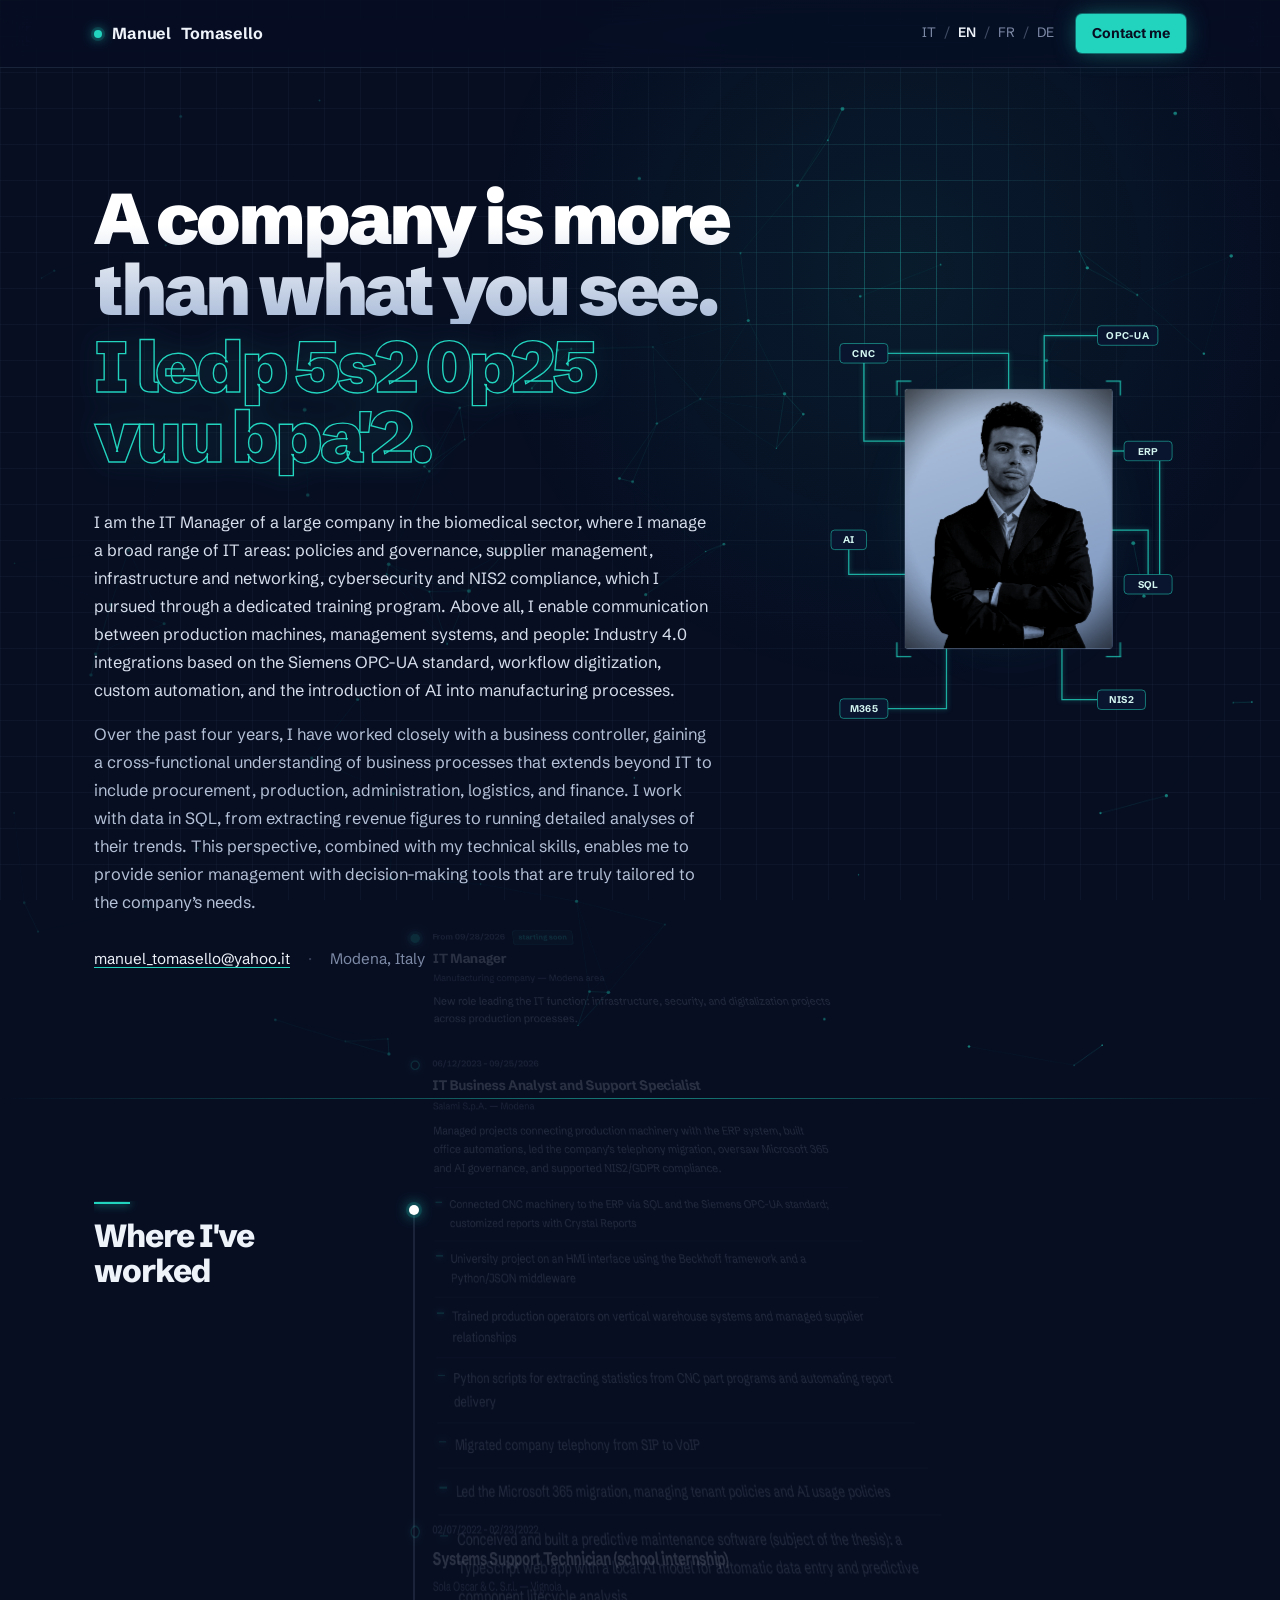
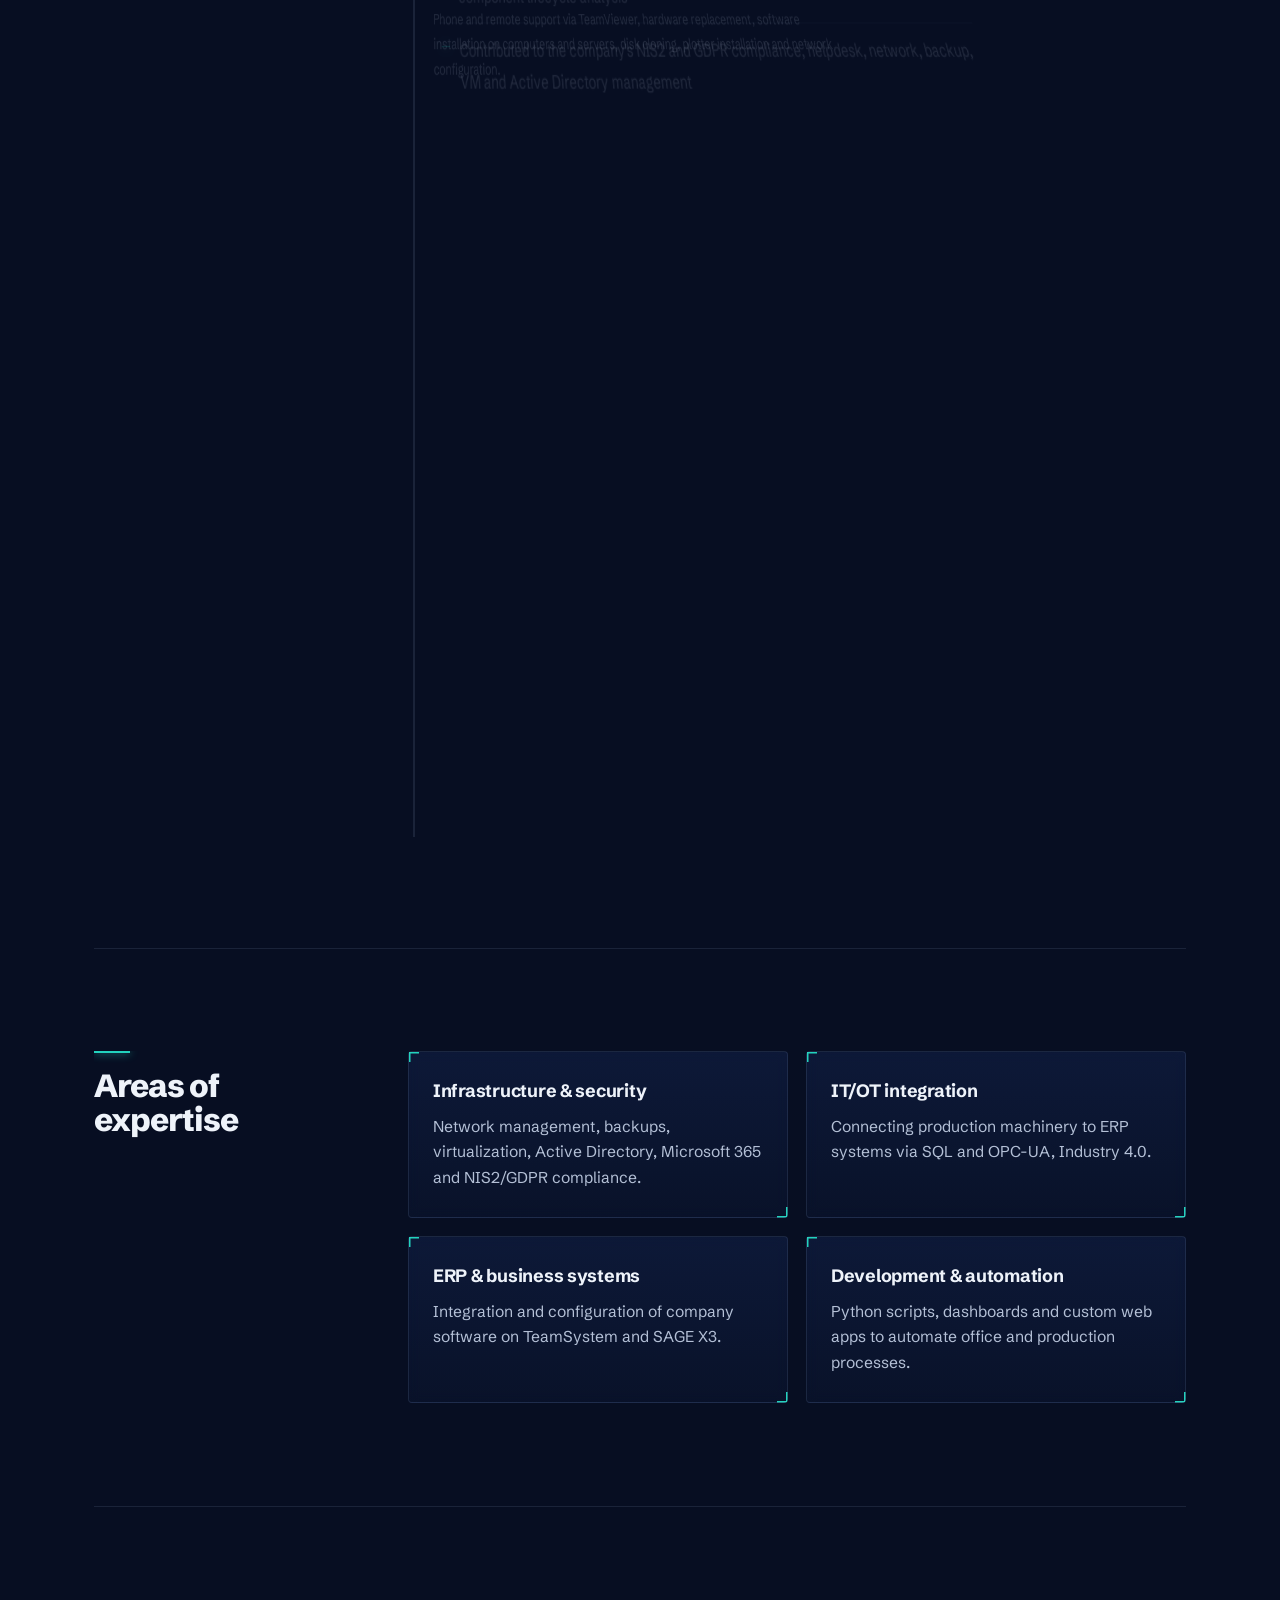
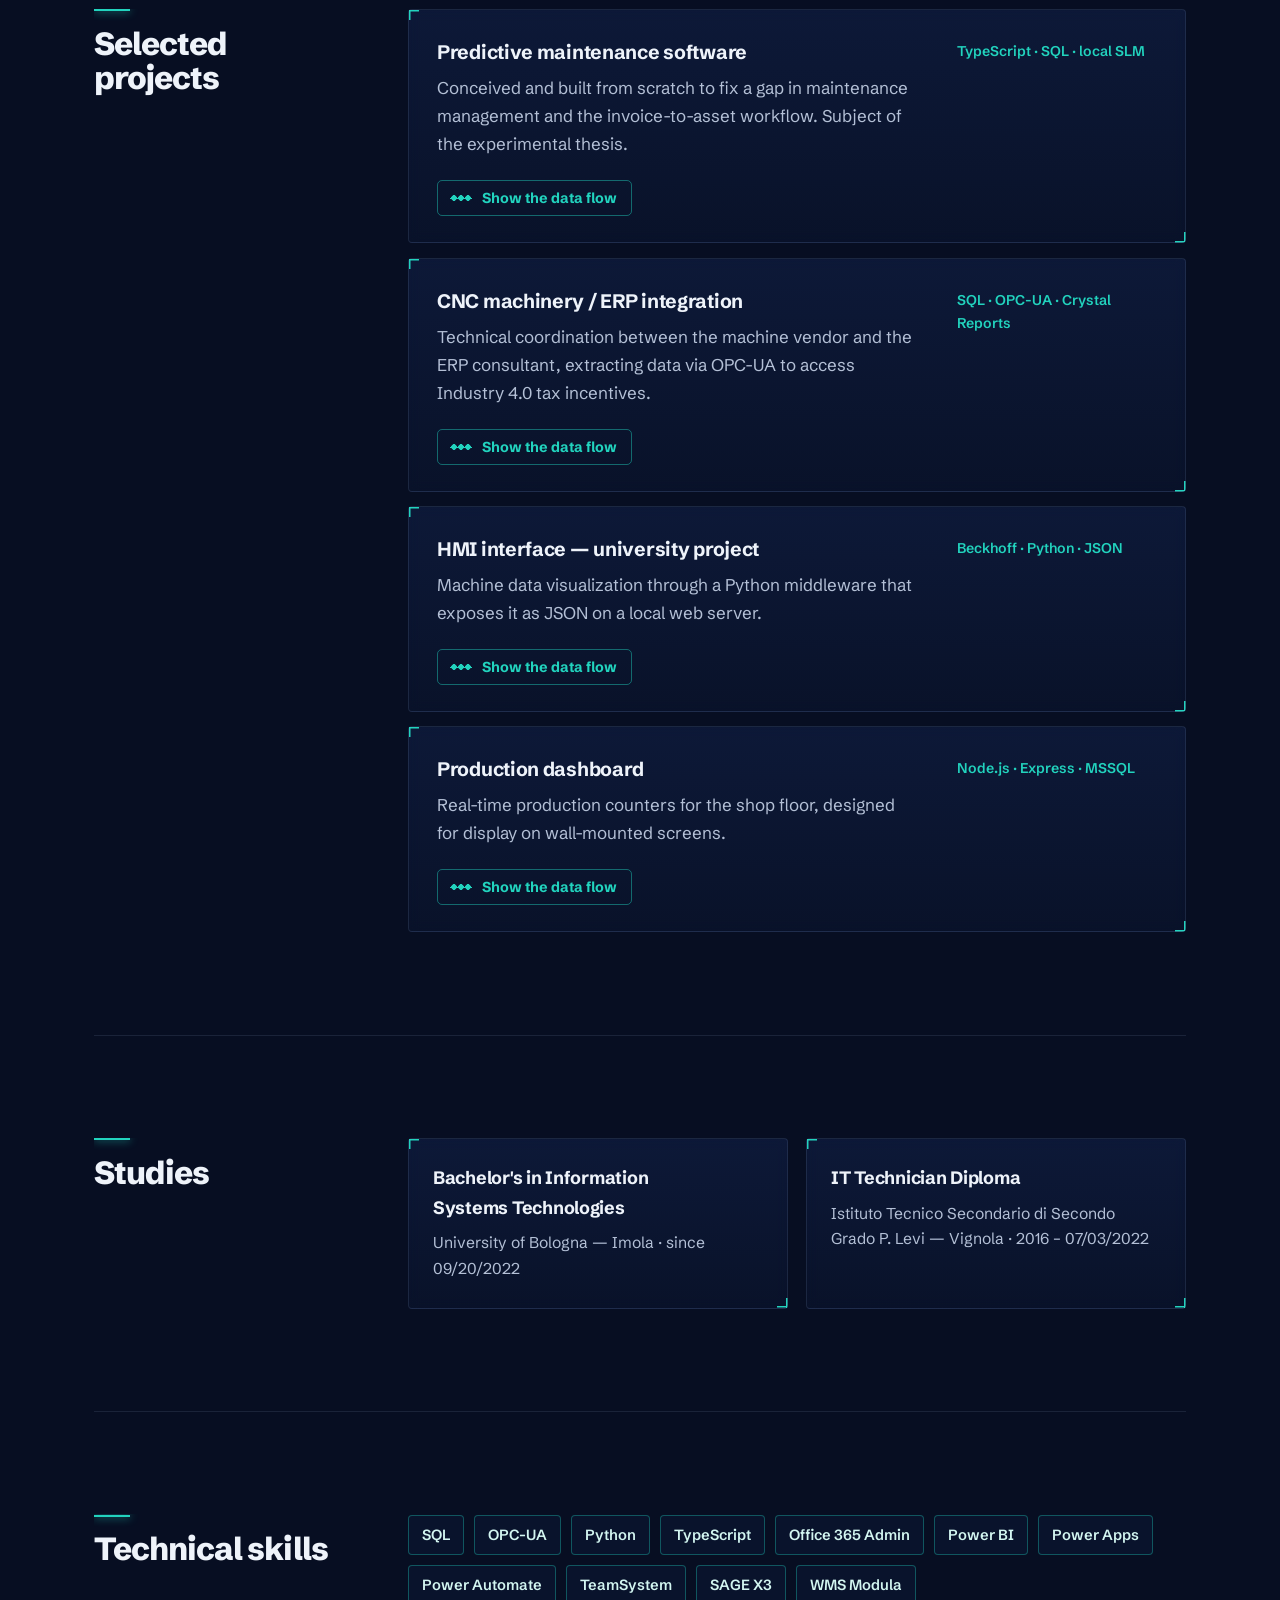
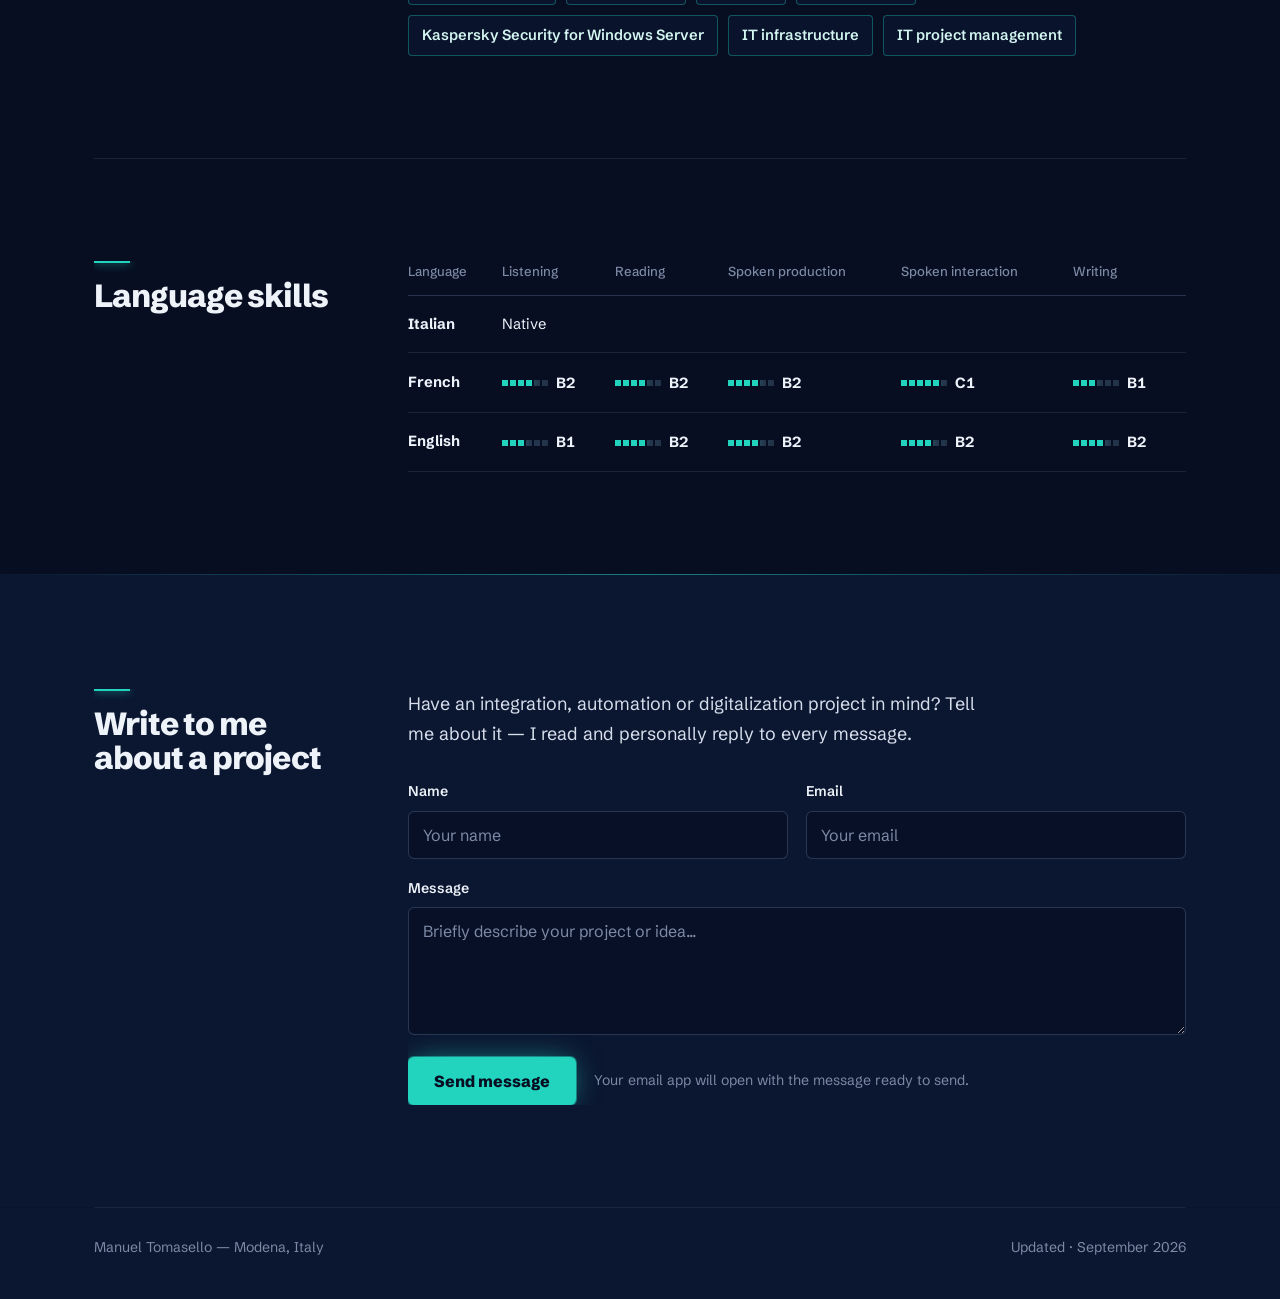
<file: index-en.html>
<!DOCTYPE html>
<html lang="en">
<head>
<meta charset="UTF-8">
<script>/* sequenza di avvio: una volta per sessione, mai con movimento ridotto */
(function(d){d.classList.add('js');try{if(!matchMedia('(prefers-reduced-motion: reduce)').matches&&!sessionStorage.getItem('mt-boot')){d.classList.add('boot');sessionStorage.setItem('mt-boot','1');setTimeout(function(){d.classList.remove('boot')},2600);}}catch(e){}})(document.documentElement);
</script>
<meta name="viewport" content="width=device-width, initial-scale=1">
<title>Manuel Tomasello — IT Manager</title>
<meta name="description" content="Manuel Tomasello, IT Manager. Infrastructure, ERP/OT integration, NIS2 compliance, industrial automation.">
<link rel="preconnect" href="https://fonts.googleapis.com">
<link rel="preconnect" href="https://fonts.gstatic.com" crossorigin>
<meta name="theme-color" content="#070E22">
<link rel="stylesheet" href="style.css">
</head>
<body>

<div class="boot-overlay" aria-hidden="true">
  <div class="boot-half boot-top"></div><div class="boot-half boot-bottom"></div>
  <div class="boot-line"></div>
  <div class="boot-name">Manuel Tomasello</div>
</div>
<div class="glow" aria-hidden="true"></div>
<nav>
  <div class="progress" aria-hidden="true"></div>
  <div class="nav-inner">
    <span class="nav-name"><span class="nn-full">Manuel</span><span class="nn-short" aria-hidden="true">M.</span> Tomasello</span>
    <div class="nav-right">
      <div class="lang-switch">
        <a href="index.html">IT</a><span>/</span><a href="index-en.html" class="active">EN</a><span>/</span><a href="index-fr.html">FR</a><span>/</span><a href="index-de.html">DE</a>
      </div>
      <a href="#contact" class="nav-cta">Contact me</a>
    </div>
  </div>
</nav>
<header class="top">
  <canvas class="net" aria-hidden="true"></canvas>
  <section class="hero">
  <div class="hero-inner">
    <div class="hero-text">
      <h1><span>A company is more than what you see.</span> <span>I lead the part you don't.</span></h1>
      <p class="hero-desc">I am the IT Manager of a large company in the biomedical sector, where I manage a broad range of IT areas: policies and governance, supplier management, infrastructure and networking, cybersecurity and NIS2 compliance, which I pursued through a dedicated training program. Above all, I enable communication between production machines, management systems, and people: Industry 4.0 integrations based on the Siemens OPC-UA standard, workflow digitization, custom automation, and the introduction of AI into manufacturing processes.</p>
      <p class="hero-desc">Over the past four years, I have worked closely with a business controller, gaining a cross-functional understanding of business processes that extends beyond IT to include procurement, production, administration, logistics, and finance. I work with data in SQL, from extracting revenue figures to running detailed analyses of their trends. This perspective, combined with my technical skills, enables me to provide senior management with decision-making tools that are truly tailored to the company’s needs.</p>
      <div class="contact-row">
        <a href="mailto:manuel_tomasello@yahoo.it">manuel_tomasello@yahoo.it</a>
        <span class="sep">·</span>
        <span>Modena, Italy</span>
      </div>
    </div>
    <div class="hero-visual">
        <svg class="schematic" viewBox="0 0 400 480" aria-hidden="true" focusable="false">
          <g class="traces">
            <path pathLength="1" d="M90 150 H37 V62"/>
            <path pathLength="1" d="M64 51 H200 V100"/>
            <path pathLength="1" d="M240 100 V31 H300"/>
            <path pathLength="1" d="M310 161 H330"/>
            <path pathLength="1" d="M310 250 H357 V300"/>
            <path pathLength="1" d="M370 172 V300"/>
            <path pathLength="1" d="M260 375 V441 H300"/>
            <path pathLength="1" d="M130 375 V451 H64"/>
            <path pathLength="1" d="M90 300 H20 V272"/>
          </g>
          <g class="pins">
            <circle cx="90" cy="150" r="3"/><circle cx="200" cy="100" r="3"/><circle cx="240" cy="100" r="3"/>
            <circle cx="310" cy="161" r="3"/><circle cx="310" cy="250" r="3"/><circle cx="260" cy="375" r="3"/>
            <circle cx="130" cy="375" r="3"/><circle cx="90" cy="300" r="3"/>
          </g>
          <g class="chips">
            <g><rect x="10" y="40" width="54" height="22" rx="4"/><text x="37" y="55">CNC</text></g>
            <g><rect x="300" y="20" width="68" height="22" rx="4"/><text x="334" y="35">OPC-UA</text></g>
            <g><rect x="330" y="150" width="54" height="22" rx="4"/><text x="357" y="165">ERP</text></g>
            <g><rect x="330" y="300" width="54" height="22" rx="4"/><text x="357" y="315">SQL</text></g>
            <g><rect x="300" y="430" width="54" height="22" rx="4"/><text x="327" y="445">NIS2</text></g>
            <g><rect x="10" y="440" width="54" height="22" rx="4"/><text x="37" y="455">M365</text></g>
            <g><rect x="0" y="250" width="40" height="22" rx="4"/><text x="20" y="265">AI</text></g>
          </g>
          <circle class="packet p1" r="3.2"/>
          <circle class="packet p2" r="3.2"/>
        </svg>
      <figure class="portrait">
        <img class="hero-photo" src="assets/manuel-tomasello.jpg" alt="Portrait of Manuel Tomasello">
        <i class="mark tl"></i><i class="mark tr"></i><i class="mark bl"></i><i class="mark br"></i>
      </figure>
    </div>
  </div>
  </section>
</header>

<main class="wrap">

  <section id="path">
    <div class="section-head"><h2>Where I've worked</h2></div>
    <div class="track">
      <div class="track-line"><div class="track-line-fill"></div></div>

      <div class="node current">
        <div class="node-period">From 09/28/2026 <span class="tag">starting soon</span></div>
        <h3>IT Manager</h3>
        <span class="org">Manufacturing company — Modena area</span>
        <p>New role leading the IT function: infrastructure, security, and digitalization projects across production processes.</p>
      </div>

      <div class="node">
        <div class="node-period">06/12/2023 – 09/25/2026</div>
        <h3>IT Business Analyst and Support Specialist</h3>
        <span class="org">Salami S.p.A. — Modena</span>
        <p>Managed projects connecting production machinery with the ERP system, built office automations, led the company's telephony migration, oversaw Microsoft 365 and AI governance, and supported NIS2/GDPR compliance.</p>
        <ul>
          <li>Connected CNC machinery to the ERP via SQL and the Siemens OPC-UA standard; customized reports with Crystal Reports</li>
          <li>University project on an HMI interface using the Beckhoff framework and a Python/JSON middleware</li>
          <li>Trained production operators on vertical warehouse systems and managed supplier relationships</li>
          <li>Python scripts for extracting statistics from CNC part programs and automating report delivery</li>
          <li>Migrated company telephony from SIP to VoIP</li>
          <li>Led the Microsoft 365 migration, managing tenant policies and AI usage policies</li>
          <li>Conceived and built a predictive maintenance software (subject of the thesis): a TypeScript web app with a local AI model for automatic data entry and predictive component lifecycle analysis</li>
          <li>Contributed to the company's NIS2 and GDPR compliance, helpdesk, network, backup, VM and Active Directory management</li>
        </ul>
      </div>

      <div class="node">
        <div class="node-period">02/07/2022 – 02/23/2022</div>
        <h3>Systems Support Technician (school internship)</h3>
        <span class="org">Sola Oscar &amp; C. S.r.l. — Vignola</span>
        <p>Phone and remote support via TeamViewer, hardware replacement, software installation on computers and servers, disk cloning, plotter installation and network configuration.</p>
      </div>
    </div>
  </section>

  <section id="focus">
    <div class="section-head"><h2>Areas of expertise</h2></div>
    <div class="grid-panels">
      <div class="panel">
        <h3>Infrastructure &amp; security</h3>
        <p>Network management, backups, virtualization, Active Directory, Microsoft 365 and NIS2/GDPR compliance.</p>
      </div>
      <div class="panel">
        <h3>IT/OT integration</h3>
        <p>Connecting production machinery to ERP systems via SQL and OPC-UA, Industry 4.0.</p>
      </div>
      <div class="panel">
        <h3>ERP &amp; business systems</h3>
        <p>Integration and configuration of company software on TeamSystem and SAGE X3.</p>
      </div>
      <div class="panel">
        <h3>Development &amp; automation</h3>
        <p>Python scripts, dashboards and custom web apps to automate office and production processes.</p>
      </div>
    </div>
  </section>

  <section id="projects">
    <div class="section-head"><h2>Selected projects</h2></div>
    <div class="projects">
      <div class="project">
        <div>
          <h3>Predictive maintenance software</h3>
          <p>Conceived and built from scratch to fix a gap in maintenance management and the invoice-to-asset workflow. Subject of the experimental thesis.</p>
        </div>
        <div class="stack">TypeScript · SQL · local SLM</div>
        <button type="button" class="flow-toggle" aria-expanded="false" aria-controls="flow-1" data-open="Show the data flow" data-close="Hide the data flow">Show the data flow</button>
        <div class="flow" id="flow-1" data-flow="Invoices|Local AI|SQL database|TypeScript web app|Predictive analysis" hidden></div>
      </div>
      <div class="project">
        <div>
          <h3>CNC machinery / ERP integration</h3>
          <p>Technical coordination between the machine vendor and the ERP consultant, extracting data via OPC-UA to access Industry 4.0 tax incentives.</p>
        </div>
        <div class="stack">SQL · OPC-UA · Crystal Reports</div>
        <button type="button" class="flow-toggle" aria-expanded="false" aria-controls="flow-2" data-open="Show the data flow" data-close="Hide the data flow">Show the data flow</button>
        <div class="flow" id="flow-2" data-flow="CNC machine|OPC-UA|SQL|ERP|Crystal Reports" hidden></div>
      </div>
      <div class="project">
        <div>
          <h3>HMI interface — university project</h3>
          <p>Machine data visualization through a Python middleware that exposes it as JSON on a local web server.</p>
        </div>
        <div class="stack">Beckhoff · Python · JSON</div>
        <button type="button" class="flow-toggle" aria-expanded="false" aria-controls="flow-3" data-open="Show the data flow" data-close="Hide the data flow">Show the data flow</button>
        <div class="flow" id="flow-3" data-flow="Beckhoff machine data|Python middleware|JSON|Local web server|HMI interface" hidden></div>
      </div>
      <div class="project">
        <div>
          <h3>Production dashboard</h3>
          <p>Real-time production counters for the shop floor, designed for display on wall-mounted screens.</p>
        </div>
        <div class="stack">Node.js · Express · MSSQL</div>
        <button type="button" class="flow-toggle" aria-expanded="false" aria-controls="flow-4" data-open="Show the data flow" data-close="Hide the data flow">Show the data flow</button>
        <div class="flow" id="flow-4" data-flow="Shop floor|MSSQL|Node.js · Express|Wall screens" hidden></div>
      </div>
    </div>
  </section>

  <section id="education">
    <div class="section-head"><h2>Studies</h2></div>
    <div class="grid-panels">
      <div class="panel">
        <h3>Bachelor's in Information Systems Technologies</h3>
        <p>University of Bologna — Imola · since 09/20/2022</p>
      </div>
      <div class="panel">
        <h3>IT Technician Diploma</h3>
        <p>Istituto Tecnico Secondario di Secondo Grado P. Levi — Vignola · 2016 – 07/03/2022</p>
      </div>
    </div>
  </section>

  <section id="skills">
    <div class="section-head"><h2>Technical skills</h2></div>
    <div class="taglist">
      <span>SQL</span><span>OPC-UA</span><span>Python</span><span>TypeScript</span>
      <span>Office 365 Admin</span><span>Power BI</span><span>Power Apps</span><span>Power Automate</span>
      <span>TeamSystem</span><span>SAGE X3</span><span>WMS Modula</span>
      <span>Kaspersky Security for Windows Server</span><span>IT infrastructure</span>
      <span>IT project management</span>
    </div>
  </section>

  <section id="languages">
    <div class="section-head"><h2>Language skills</h2></div>
    <div class="table-scroll"><table class="lang-table">
      <thead>
        <tr><th>Language</th><th>Listening</th><th>Reading</th><th>Spoken production</th><th>Spoken interaction</th><th>Writing</th></tr>
      </thead>
      <tbody>
        <tr><td class="name">Italian</td><td colspan="5">Native</td></tr>
        <tr><td class="name">French</td><td><span class="cefr" style="--n:4">B2</span></td><td><span class="cefr" style="--n:4">B2</span></td><td><span class="cefr" style="--n:4">B2</span></td><td><span class="cefr" style="--n:5">C1</span></td><td><span class="cefr" style="--n:3">B1</span></td></tr>
        <tr><td class="name">English</td><td><span class="cefr" style="--n:3">B1</span></td><td><span class="cefr" style="--n:4">B2</span></td><td><span class="cefr" style="--n:4">B2</span></td><td><span class="cefr" style="--n:4">B2</span></td><td><span class="cefr" style="--n:4">B2</span></td></tr>
      </tbody>
    </table></div>
  </section>

  <section id="contact">
    <div class="section-head"><h2>Write to me about a project</h2></div>
    <div class="contact-card">
      <p class="contact-intro">Have an integration, automation or digitalization project in mind? Tell me about it — I read and personally reply to every message.</p>
      <form class="contact-form" id="contactForm" data-mailto="manuel_tomasello@yahoo.it" data-subject="New project — from the website">
        <div class="field">
          <label for="cf-name">Name</label>
          <input id="cf-name" name="name" type="text" placeholder="Your name" required>
        </div>
        <div class="field">
          <label for="cf-email">Email</label>
          <input id="cf-email" name="email" type="email" placeholder="Your email" required>
        </div>
        <div class="field full">
          <label for="cf-message">Message</label>
          <textarea id="cf-message" name="message" rows="5" placeholder="Briefly describe your project or idea..." required></textarea>
        </div>
        <div class="form-actions full">
          <button type="submit" class="btn-primary">Send message</button>
          <span class="form-hint" id="formHint">Your email app will open with the message ready to send.</span>
        </div>
      </form>
    </div>
  </section>

  <footer>
    <span>Manuel Tomasello — Modena, Italy</span>
    <span>Updated · September 2026</span>
  </footer>

</main>
<script src="script.js"></script>
</body>
</html>
</file>
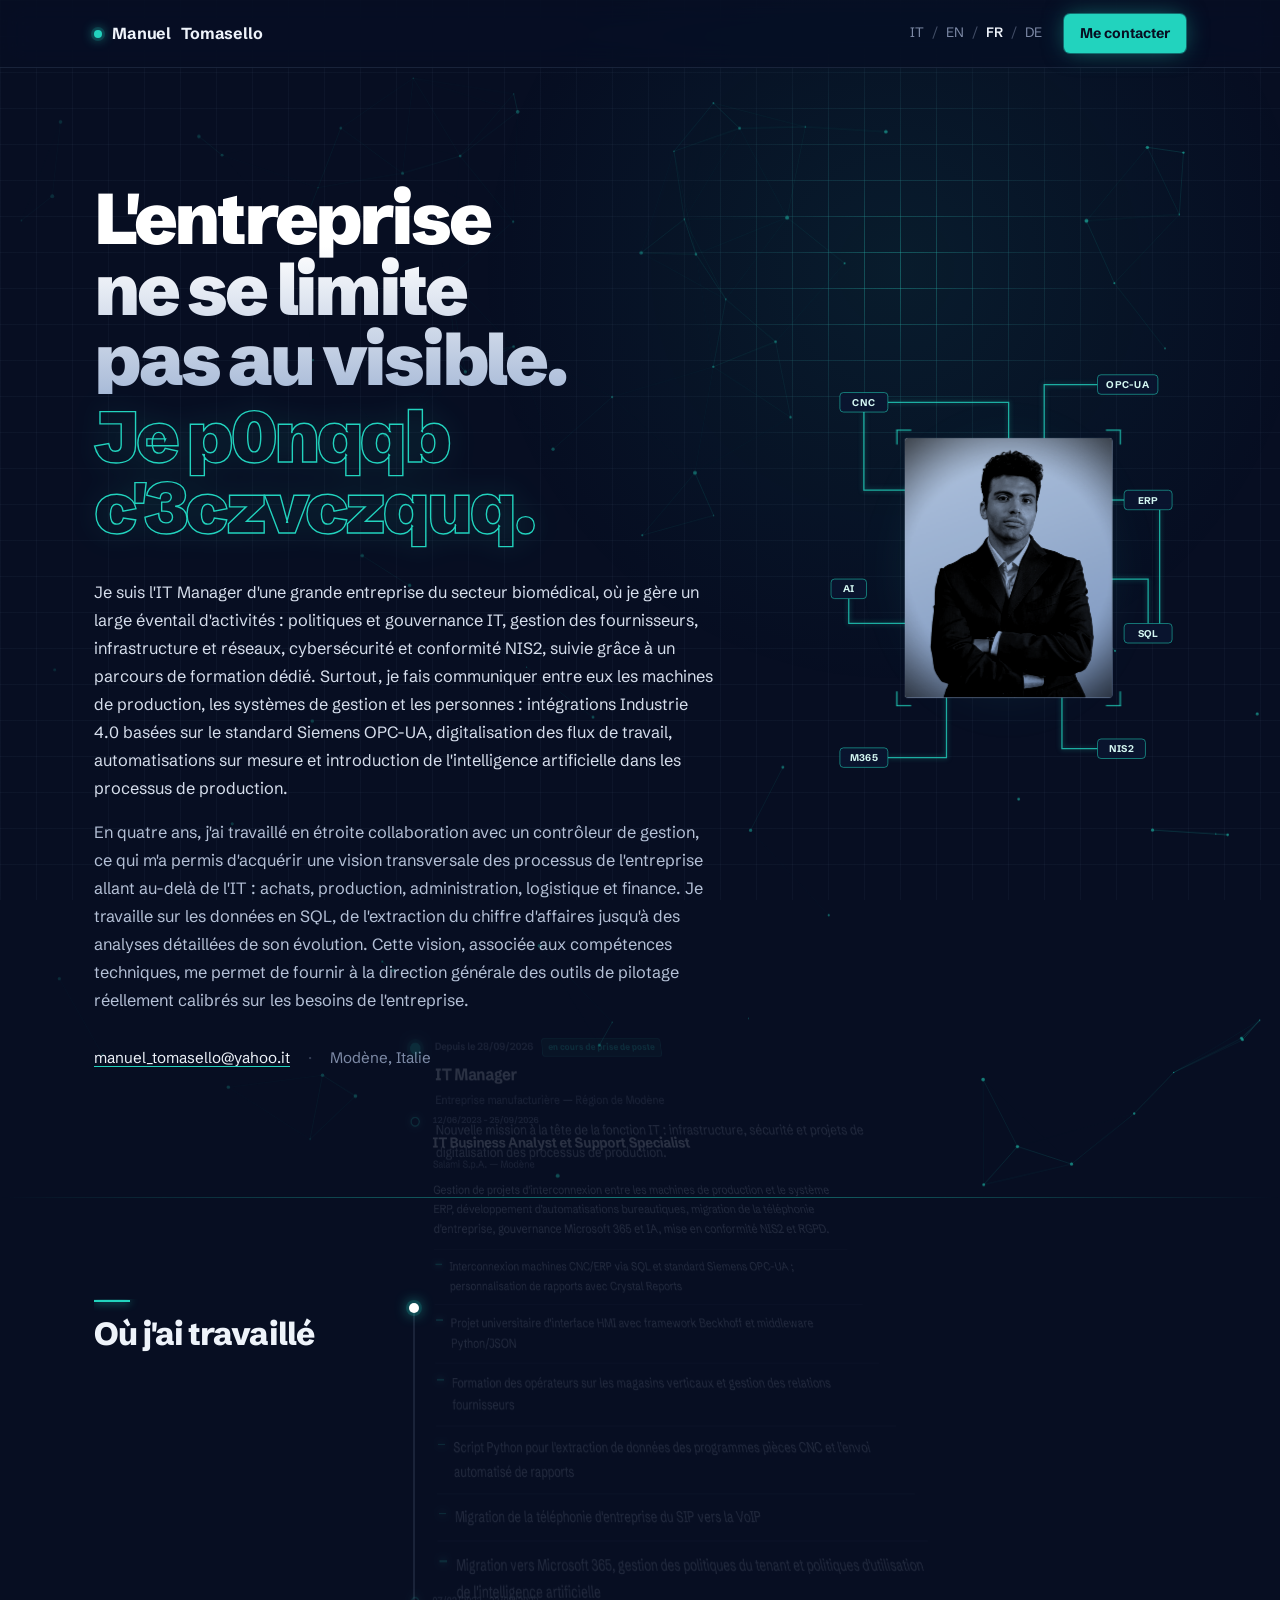
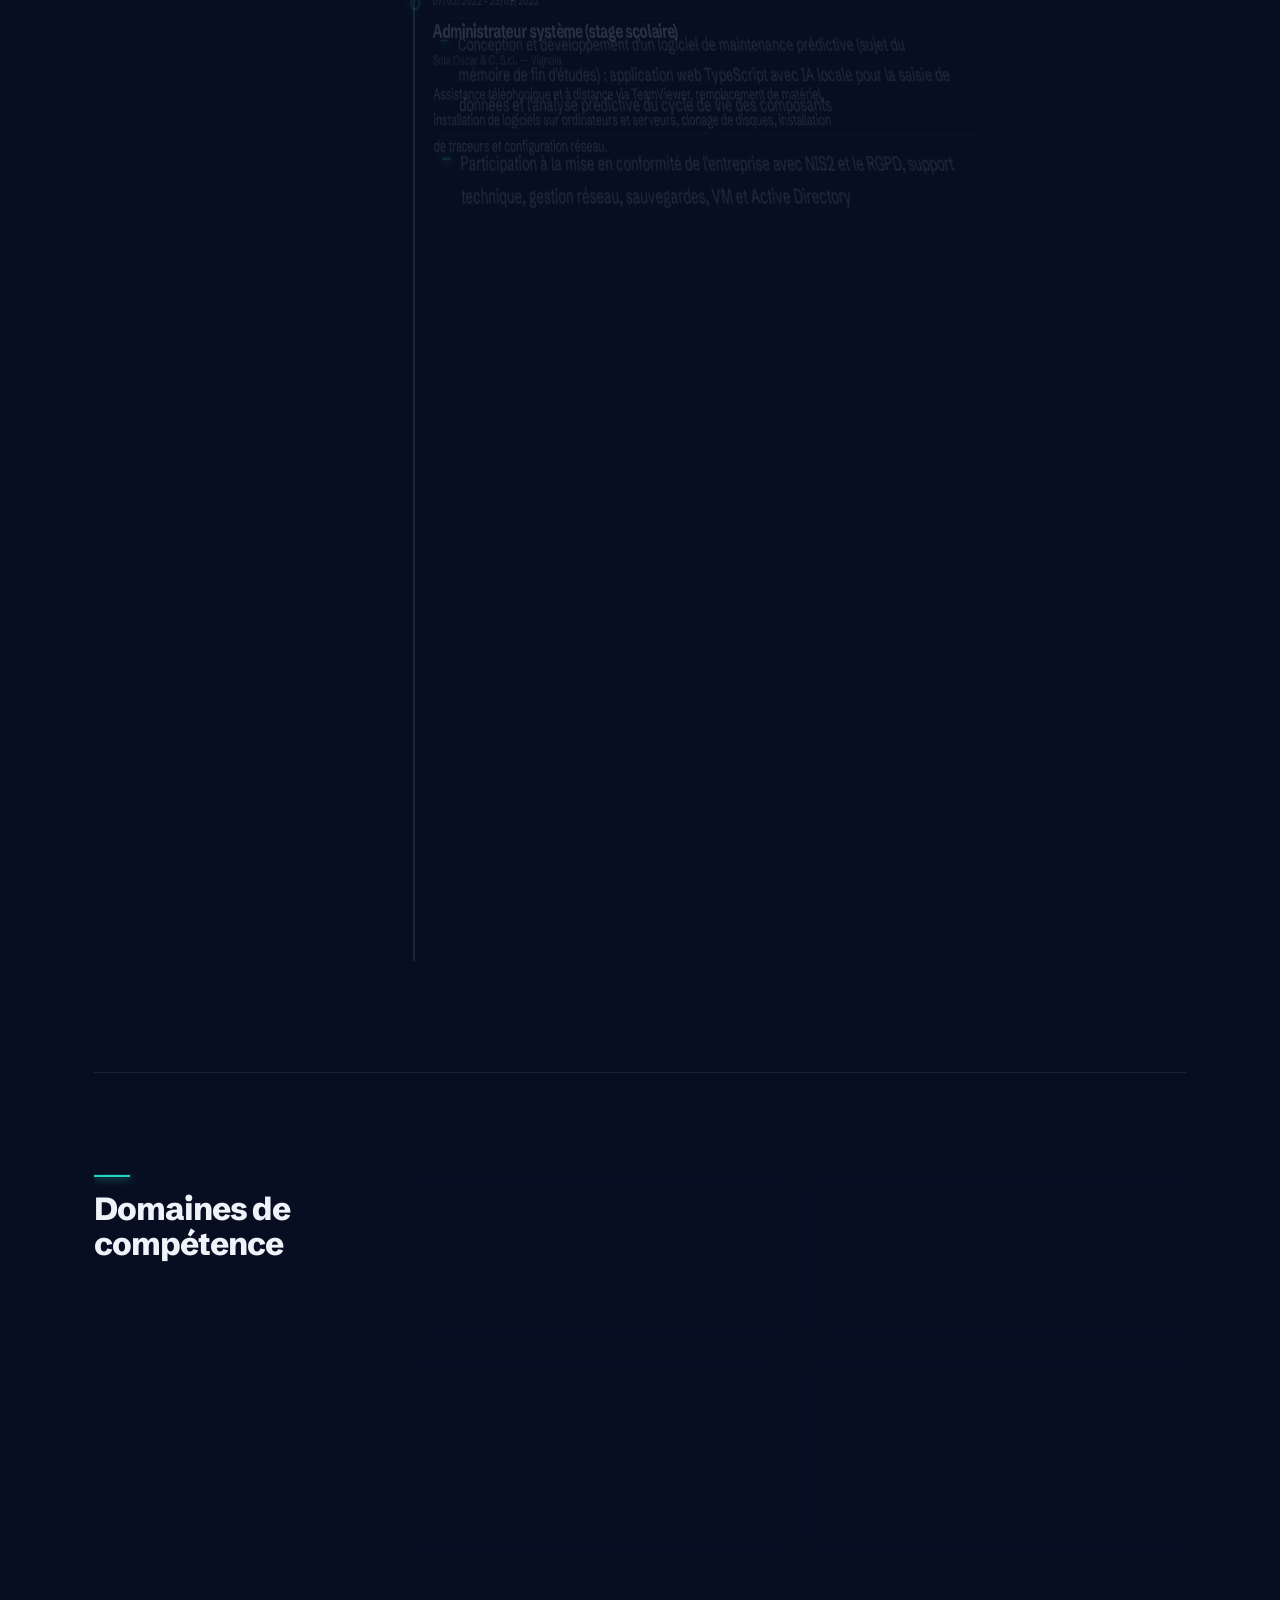
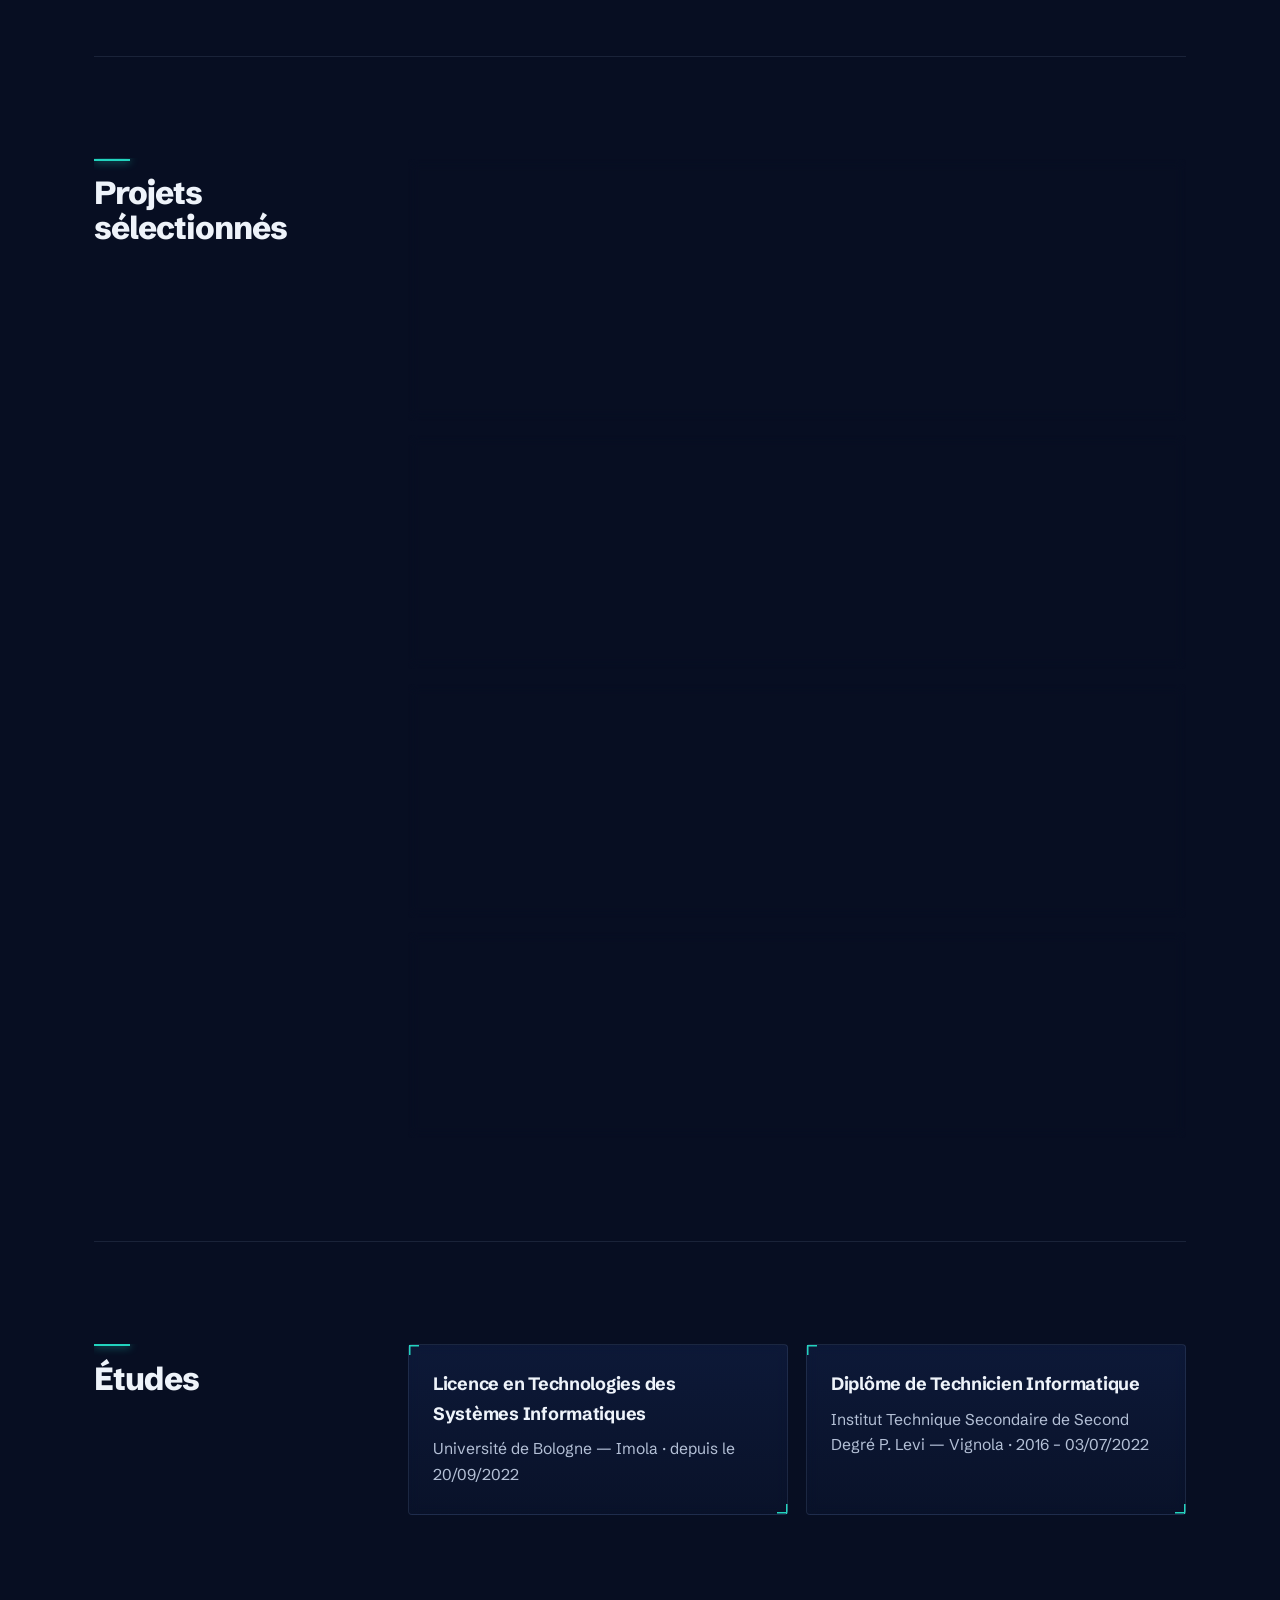
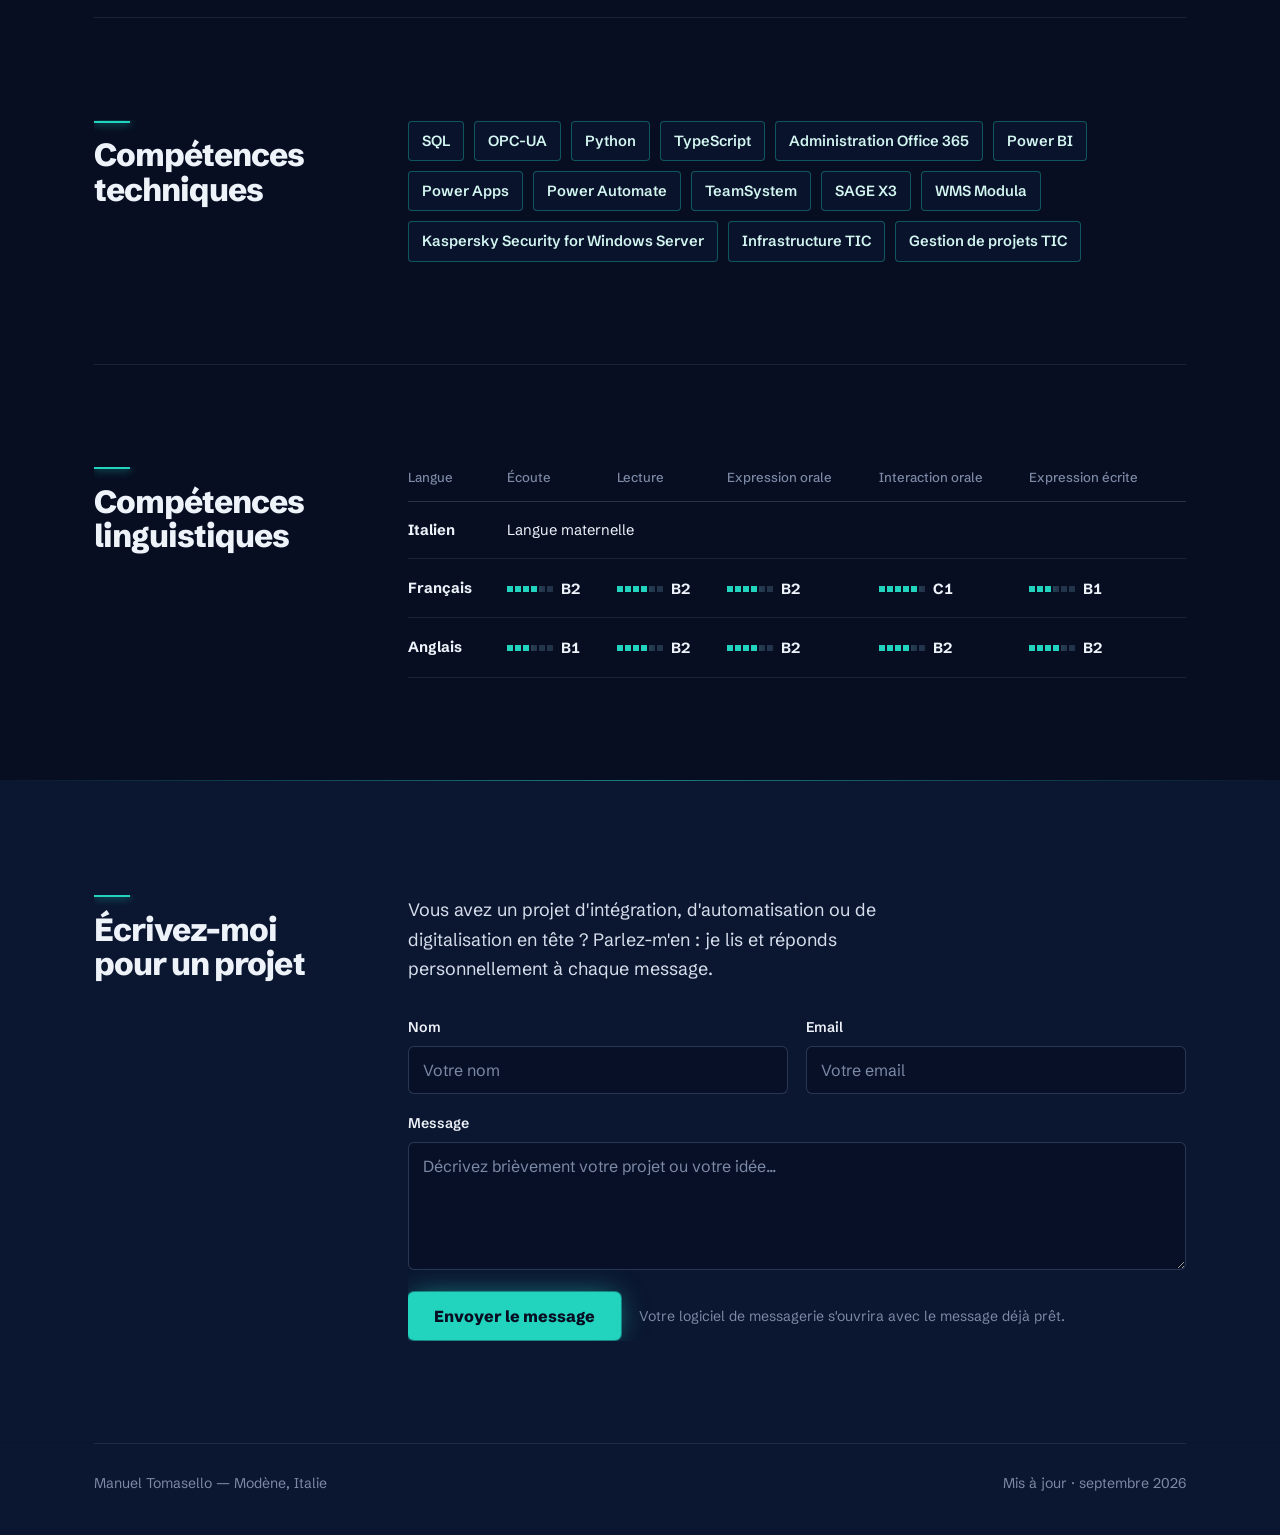
<file: index-fr.html>
<!DOCTYPE html>
<html lang="fr">
<head>
<meta charset="UTF-8">
<script>/* sequenza di avvio: una volta per sessione, mai con movimento ridotto */
(function(d){d.classList.add('js');try{if(!matchMedia('(prefers-reduced-motion: reduce)').matches&&!sessionStorage.getItem('mt-boot')){d.classList.add('boot');sessionStorage.setItem('mt-boot','1');setTimeout(function(){d.classList.remove('boot')},2600);}}catch(e){}})(document.documentElement);
</script>
<meta name="viewport" content="width=device-width, initial-scale=1">
<title>Manuel Tomasello — IT Manager</title>
<meta name="description" content="Manuel Tomasello, IT Manager. Infrastructures, intégration ERP/OT, conformité NIS2, automatisation industrielle.">
<link rel="preconnect" href="https://fonts.googleapis.com">
<link rel="preconnect" href="https://fonts.gstatic.com" crossorigin>
<meta name="theme-color" content="#070E22">
<link rel="stylesheet" href="style.css">
</head>
<body>

<div class="boot-overlay" aria-hidden="true">
  <div class="boot-half boot-top"></div><div class="boot-half boot-bottom"></div>
  <div class="boot-line"></div>
  <div class="boot-name">Manuel Tomasello</div>
</div>
<div class="glow" aria-hidden="true"></div>
<nav>
  <div class="progress" aria-hidden="true"></div>
  <div class="nav-inner">
    <span class="nav-name"><span class="nn-full">Manuel</span><span class="nn-short" aria-hidden="true">M.</span> Tomasello</span>
    <div class="nav-right">
      <div class="lang-switch">
        <a href="index.html">IT</a><span>/</span><a href="index-en.html">EN</a><span>/</span><a href="index-fr.html" class="active">FR</a><span>/</span><a href="index-de.html">DE</a>
      </div>
      <a href="#contact" class="nav-cta">Me contacter</a>
    </div>
  </div>
</nav>
<header class="top">
  <canvas class="net" aria-hidden="true"></canvas>
  <section class="hero">
  <div class="hero-inner">
    <div class="hero-text">
      <h1><span>L'entreprise ne se limite pas au visible.</span> <span>Je pilote l'invisible.</span></h1>
      <p class="hero-desc">Je suis l'IT Manager d'une grande entreprise du secteur biomédical, où je gère un large éventail d'activités : politiques et gouvernance IT, gestion des fournisseurs, infrastructure et réseaux, cybersécurité et conformité NIS2, suivie grâce à un parcours de formation dédié. Surtout, je fais communiquer entre eux les machines de production, les systèmes de gestion et les personnes : intégrations Industrie 4.0 basées sur le standard Siemens OPC-UA, digitalisation des flux de travail, automatisations sur mesure et introduction de l'intelligence artificielle dans les processus de production.</p>
      <p class="hero-desc">En quatre ans, j'ai travaillé en étroite collaboration avec un contrôleur de gestion, ce qui m'a permis d'acquérir une vision transversale des processus de l'entreprise allant au-delà de l'IT : achats, production, administration, logistique et finance. Je travaille sur les données en SQL, de l'extraction du chiffre d'affaires jusqu'à des analyses détaillées de son évolution. Cette vision, associée aux compétences techniques, me permet de fournir à la direction générale des outils de pilotage réellement calibrés sur les besoins de l'entreprise.</p>
      <div class="contact-row">
        <a href="mailto:manuel_tomasello@yahoo.it">manuel_tomasello@yahoo.it</a>
        <span class="sep">·</span>
        <span>Modène, Italie</span>
      </div>
    </div>
    <div class="hero-visual">
        <svg class="schematic" viewBox="0 0 400 480" aria-hidden="true" focusable="false">
          <g class="traces">
            <path pathLength="1" d="M90 150 H37 V62"/>
            <path pathLength="1" d="M64 51 H200 V100"/>
            <path pathLength="1" d="M240 100 V31 H300"/>
            <path pathLength="1" d="M310 161 H330"/>
            <path pathLength="1" d="M310 250 H357 V300"/>
            <path pathLength="1" d="M370 172 V300"/>
            <path pathLength="1" d="M260 375 V441 H300"/>
            <path pathLength="1" d="M130 375 V451 H64"/>
            <path pathLength="1" d="M90 300 H20 V272"/>
          </g>
          <g class="pins">
            <circle cx="90" cy="150" r="3"/><circle cx="200" cy="100" r="3"/><circle cx="240" cy="100" r="3"/>
            <circle cx="310" cy="161" r="3"/><circle cx="310" cy="250" r="3"/><circle cx="260" cy="375" r="3"/>
            <circle cx="130" cy="375" r="3"/><circle cx="90" cy="300" r="3"/>
          </g>
          <g class="chips">
            <g><rect x="10" y="40" width="54" height="22" rx="4"/><text x="37" y="55">CNC</text></g>
            <g><rect x="300" y="20" width="68" height="22" rx="4"/><text x="334" y="35">OPC-UA</text></g>
            <g><rect x="330" y="150" width="54" height="22" rx="4"/><text x="357" y="165">ERP</text></g>
            <g><rect x="330" y="300" width="54" height="22" rx="4"/><text x="357" y="315">SQL</text></g>
            <g><rect x="300" y="430" width="54" height="22" rx="4"/><text x="327" y="445">NIS2</text></g>
            <g><rect x="10" y="440" width="54" height="22" rx="4"/><text x="37" y="455">M365</text></g>
            <g><rect x="0" y="250" width="40" height="22" rx="4"/><text x="20" y="265">AI</text></g>
          </g>
          <circle class="packet p1" r="3.2"/>
          <circle class="packet p2" r="3.2"/>
        </svg>
      <figure class="portrait">
        <img class="hero-photo" src="assets/manuel-tomasello.jpg" alt="Portrait de Manuel Tomasello">
        <i class="mark tl"></i><i class="mark tr"></i><i class="mark bl"></i><i class="mark br"></i>
      </figure>
    </div>
  </div>
  </section>
</header>

<main class="wrap">

  <section id="percorso">
    <div class="section-head"><h2>Où j'ai travaillé</h2></div>
    <div class="track">
      <div class="track-line"><div class="track-line-fill"></div></div>

      <div class="node current">
        <div class="node-period">Depuis le 28/09/2026 <span class="tag">en cours de prise de poste</span></div>
        <h3>IT Manager</h3>
        <span class="org">Entreprise manufacturière — Région de Modène</span>
        <p>Nouvelle mission à la tête de la fonction IT : infrastructure, sécurité et projets de digitalisation des processus de production.</p>
      </div>

      <div class="node">
        <div class="node-period">12/06/2023 – 25/09/2026</div>
        <h3>IT Business Analyst et Support Specialist</h3>
        <span class="org">Salami S.p.A. — Modène</span>
        <p>Gestion de projets d'interconnexion entre les machines de production et le système ERP, développement d'automatisations bureautiques, migration de la téléphonie d'entreprise, gouvernance Microsoft 365 et IA, mise en conformité NIS2 et RGPD.</p>
        <ul>
          <li>Interconnexion machines CNC/ERP via SQL et standard Siemens OPC-UA ; personnalisation de rapports avec Crystal Reports</li>
          <li>Projet universitaire d'interface HMI avec framework Beckhoff et middleware Python/JSON</li>
          <li>Formation des opérateurs sur les magasins verticaux et gestion des relations fournisseurs</li>
          <li>Script Python pour l'extraction de données des programmes pièces CNC et l'envoi automatisé de rapports</li>
          <li>Migration de la téléphonie d'entreprise du SIP vers la VoIP</li>
          <li>Migration vers Microsoft 365, gestion des politiques du tenant et politiques d'utilisation de l'intelligence artificielle</li>
          <li>Conception et développement d'un logiciel de maintenance prédictive (sujet du mémoire de fin d'études) : application web TypeScript avec IA locale pour la saisie de données et l'analyse prédictive du cycle de vie des composants</li>
          <li>Participation à la mise en conformité de l'entreprise avec NIS2 et le RGPD, support technique, gestion réseau, sauvegardes, VM et Active Directory</li>
        </ul>
      </div>

      <div class="node">
        <div class="node-period">07/02/2022 – 23/02/2022</div>
        <h3>Administrateur système (stage scolaire)</h3>
        <span class="org">Sola Oscar &amp; C. S.r.l. — Vignola</span>
        <p>Assistance téléphonique et à distance via TeamViewer, remplacement de matériel, installation de logiciels sur ordinateurs et serveurs, clonage de disques, installation de traceurs et configuration réseau.</p>
      </div>
    </div>
  </section>

  <section id="aree">
    <div class="section-head"><h2>Domaines de compétence</h2></div>
    <div class="grid-panels">
      <div class="panel">
        <h3>Infrastructure &amp; sécurité</h3>
        <p>Gestion réseau, sauvegardes, virtualisation, Active Directory, Microsoft 365 et conformité NIS2/RGPD.</p>
      </div>
      <div class="panel">
        <h3>Intégration IT/OT</h3>
        <p>Interconnexion des machines de production avec les systèmes ERP via SQL et OPC-UA, Industrie 4.0.</p>
      </div>
      <div class="panel">
        <h3>ERP &amp; logiciels de gestion</h3>
        <p>Intégration et configuration d'applications d'entreprise sur TeamSystem et SAGE X3.</p>
      </div>
      <div class="panel">
        <h3>Développement &amp; automatisation</h3>
        <p>Scripts Python, tableaux de bord et applications web sur mesure pour automatiser les processus de bureau et de production.</p>
      </div>
    </div>
  </section>

  <section id="progetti">
    <div class="section-head"><h2>Projets sélectionnés</h2></div>
    <div class="projects">
      <div class="project">
        <div>
          <h3>Logiciel de maintenance prédictive</h3>
          <p>Conçu et développé de A à Z pour combler une lacune dans la gestion des maintenances et dans le flux des factures liées aux actifs de l'entreprise. Sujet du mémoire de fin d'études expérimental.</p>
        </div>
        <div class="stack">TypeScript · SQL · SLM local</div>
        <button type="button" class="flow-toggle" aria-expanded="false" aria-controls="flow-1" data-open="Afficher le flux" data-close="Masquer le flux">Afficher le flux</button>
        <div class="flow" id="flow-1" data-flow="Factures|IA locale|Base SQL|Appli web TypeScript|Analyse prédictive" hidden></div>
      </div>
      <div class="project">
        <div>
          <h3>Interconnexion machines CNC / ERP</h3>
          <p>Coordination technique entre le fournisseur de la machine et le consultant ERP, extraction de données via OPC-UA pour l'accès aux aides Industrie 4.0.</p>
        </div>
        <div class="stack">SQL · OPC-UA · Crystal Reports</div>
        <button type="button" class="flow-toggle" aria-expanded="false" aria-controls="flow-2" data-open="Afficher le flux" data-close="Masquer le flux">Afficher le flux</button>
        <div class="flow" id="flow-2" data-flow="Machine CNC|OPC-UA|SQL|ERP|Crystal Reports" hidden></div>
      </div>
      <div class="project">
        <div>
          <h3>Interface HMI — projet universitaire</h3>
          <p>Visualisation des données machine via un middleware Python qui les rend disponibles au format JSON sur un serveur web local.</p>
        </div>
        <div class="stack">Beckhoff · Python · JSON</div>
        <button type="button" class="flow-toggle" aria-expanded="false" aria-controls="flow-3" data-open="Afficher le flux" data-close="Masquer le flux">Afficher le flux</button>
        <div class="flow" id="flow-3" data-flow="Données machine Beckhoff|Middleware Python|JSON|Serveur web local|Interface HMI" hidden></div>
      </div>
      <div class="project">
        <div>
          <h3>Tableau de bord de production</h3>
          <p>Compteurs de production en temps réel pour l'atelier, conçus pour un affichage sur écrans muraux.</p>
        </div>
        <div class="stack">Node.js · Express · MSSQL</div>
        <button type="button" class="flow-toggle" aria-expanded="false" aria-controls="flow-4" data-open="Afficher le flux" data-close="Masquer le flux">Afficher le flux</button>
        <div class="flow" id="flow-4" data-flow="Atelier de production|MSSQL|Node.js · Express|Écrans muraux" hidden></div>
      </div>
    </div>
  </section>

  <section id="formazione">
    <div class="section-head"><h2>Études</h2></div>
    <div class="grid-panels">
      <div class="panel">
        <h3>Licence en Technologies des Systèmes Informatiques</h3>
        <p>Université de Bologne — Imola · depuis le 20/09/2022</p>
      </div>
      <div class="panel">
        <h3>Diplôme de Technicien Informatique</h3>
        <p>Institut Technique Secondaire de Second Degré P. Levi — Vignola · 2016 – 03/07/2022</p>
      </div>
    </div>
  </section>

  <section id="competenze">
    <div class="section-head"><h2>Compétences techniques</h2></div>
    <div class="taglist">
      <span>SQL</span><span>OPC-UA</span><span>Python</span><span>TypeScript</span>
      <span>Administration Office 365</span><span>Power BI</span><span>Power Apps</span><span>Power Automate</span>
      <span>TeamSystem</span><span>SAGE X3</span><span>WMS Modula</span>
      <span>Kaspersky Security for Windows Server</span><span>Infrastructure TIC</span>
      <span>Gestion de projets TIC</span>
    </div>
  </section>

  <section id="lingue">
    <div class="section-head"><h2>Compétences linguistiques</h2></div>
    <div class="table-scroll"><table class="lang-table">
      <thead>
        <tr><th>Langue</th><th>Écoute</th><th>Lecture</th><th>Expression orale</th><th>Interaction orale</th><th>Expression écrite</th></tr>
      </thead>
      <tbody>
        <tr><td class="name">Italien</td><td colspan="5">Langue maternelle</td></tr>
        <tr><td class="name">Français</td><td><span class="cefr" style="--n:4">B2</span></td><td><span class="cefr" style="--n:4">B2</span></td><td><span class="cefr" style="--n:4">B2</span></td><td><span class="cefr" style="--n:5">C1</span></td><td><span class="cefr" style="--n:3">B1</span></td></tr>
        <tr><td class="name">Anglais</td><td><span class="cefr" style="--n:3">B1</span></td><td><span class="cefr" style="--n:4">B2</span></td><td><span class="cefr" style="--n:4">B2</span></td><td><span class="cefr" style="--n:4">B2</span></td><td><span class="cefr" style="--n:4">B2</span></td></tr>
      </tbody>
    </table></div>
  </section>

  <section id="contact">
    <div class="section-head"><h2>Écrivez-moi pour un projet</h2></div>
    <div class="contact-card">
      <p class="contact-intro">Vous avez un projet d'intégration, d'automatisation ou de digitalisation en tête ? Parlez-m'en : je lis et réponds personnellement à chaque message.</p>
      <form class="contact-form" id="contactForm" data-mailto="manuel_tomasello@yahoo.it" data-subject="Nouveau projet — depuis le site">
        <div class="field">
          <label for="cf-name">Nom</label>
          <input id="cf-name" name="name" type="text" placeholder="Votre nom" required>
        </div>
        <div class="field">
          <label for="cf-email">Email</label>
          <input id="cf-email" name="email" type="email" placeholder="Votre email" required>
        </div>
        <div class="field full">
          <label for="cf-message">Message</label>
          <textarea id="cf-message" name="message" rows="5" placeholder="Décrivez brièvement votre projet ou votre idée..." required></textarea>
        </div>
        <div class="form-actions full">
          <button type="submit" class="btn-primary">Envoyer le message</button>
          <span class="form-hint" id="formHint">Votre logiciel de messagerie s'ouvrira avec le message déjà prêt.</span>
        </div>
      </form>
    </div>
  </section>

  <footer>
    <span>Manuel Tomasello — Modène, Italie</span>
    <span>Mis à jour · septembre 2026</span>
  </footer>

</main>
<script src="script.js"></script>
</body>
</html>
</file>
<file: style.css>
/* ============================================================
   Manuel Tomasello — sito di presentazione
   Concetto: "l'azienda che vedi / quella che non vedi".
   Tutto il sito vive nello strato invisibile: blu notte,
   una griglia tecnica che si rivela sotto il cursore,
   tracce di circuito e segnali in verde acqua.
   ============================================================ */

@import url('https://fonts.googleapis.com/css2?family=Schibsted+Grotesk:wght@400;500;600;700;800;900&display=swap');

:root{
  /* colore */
  --void:       #070E22;   /* fondo profondo */
  --night:      #0B1630;   /* superfici */
  --night-2:    #12224A;   /* superfici in rilievo, campi */
  --line:       rgba(160,190,230,.12);
  --line-2:     rgba(160,190,230,.22);
  --signal:     #22D3BE;   /* verde acqua biomedicale */
  --signal-dim: rgba(34,211,190,.16);
  --text:       #EEF3FA;
  --text-2:     #B4C0D6;
  --text-3:     #7D8AA6;

  --sans: 'Schibsted Grotesk', system-ui, -apple-system, 'Segoe UI', sans-serif;

  --wrap: 1180px;
  --gutter: clamp(20px, 4vw, 44px);

  /* posizione del cursore, aggiornata da script.js */
  --mx: 70vw;
  --my: 30vh;
}

*{ box-sizing:border-box; }
html{ scroll-behavior:smooth; background:var(--void); overflow-x:clip; }

body{
  margin:0;
  background:var(--void);
  color:var(--text);
  font-family:var(--sans);
  font-size:1.0625rem;
  line-height:1.65;
  -webkit-font-smoothing:antialiased;
  overflow-x:hidden;
  overflow-x:clip;   /* niente scorrimento laterale, senza rompere il menu fisso */
  position:relative;
  isolation:isolate;
}

/* Griglia tecnica: appena accennata ovunque, nitida sotto il cursore */
body::before, body::after{
  content:""; position:fixed; inset:0; z-index:-1; pointer-events:none;
  background-image:
    linear-gradient(to right, var(--grid-c) 1px, transparent 1px),
    linear-gradient(to bottom, var(--grid-c) 1px, transparent 1px);
  background-size:36px 36px;
}
body::before{ --grid-c: rgba(160,190,230,.045); }
body::after{
  --grid-c: rgba(34,211,190,.32);
  -webkit-mask-image:radial-gradient(220px 220px at var(--mx) var(--my), #000 0%, rgba(0,0,0,.35) 45%, transparent 100%);
          mask-image:radial-gradient(220px 220px at var(--mx) var(--my), #000 0%, rgba(0,0,0,.35) 45%, transparent 100%);
}
/* alone di luce che segue il cursore */
.glow{
  position:fixed; inset:0; z-index:-2; pointer-events:none;
  background:radial-gradient(600px 600px at var(--mx) var(--my), rgba(34,211,190,.07), transparent 70%);
}

a{ color:var(--signal); text-decoration-thickness:1px; text-underline-offset:3px; }
a:focus-visible, button:focus-visible, input:focus-visible, textarea:focus-visible{
  outline:2px solid var(--signal); outline-offset:3px; border-radius:3px;
}
::selection{ background:var(--signal); color:var(--void); }

/* ============================================================
   Navigazione
   ============================================================ */
nav{
  position:sticky; top:0; z-index:50;
  background:rgba(7,14,34,.72);
  backdrop-filter:blur(14px) saturate(140%); -webkit-backdrop-filter:blur(14px) saturate(140%);
  border-bottom:1px solid var(--line);
}
.progress{ /* avanzamento della lettura */
  position:absolute; left:0; bottom:-1px; height:1.5px; width:100%;
  background:var(--signal); box-shadow:0 0 10px var(--signal);
  transform-origin:0 50%; transform:scaleX(var(--read, 0));
}
.nav-inner{
  max-width:var(--wrap); margin:0 auto; padding:14px var(--gutter);
  display:flex; align-items:center; justify-content:space-between; gap:18px;
}
.nav-name{
  font-weight:700; font-size:1rem; letter-spacing:-.01em; white-space:nowrap;
  display:flex; align-items:center; gap:10px;
}
.nav-name::before{
  content:""; width:8px; height:8px; border-radius:50%; background:var(--signal);
  box-shadow:0 0 0 3px var(--signal-dim), 0 0 12px var(--signal);
  animation:beat 2.4s ease-in-out infinite;
}
.nav-right{ display:flex; align-items:center; gap:20px; }
.lang-switch{ font-size:.85rem; color:var(--text-3); }
.lang-switch a{ color:var(--text-3); text-decoration:none; padding:4px 2px; }
.lang-switch a:hover{ color:var(--text); }
.lang-switch a.active{ color:var(--text); font-weight:600; }
.lang-switch span{ margin:0 6px; opacity:.5; }
.nav-cta{
  font-size:.88rem; font-weight:700; white-space:nowrap; text-decoration:none;
  color:var(--void); background:var(--signal);
  padding:8px 16px; border-radius:6px;
  box-shadow:0 0 0 1px rgba(34,211,190,.4), 0 0 24px -4px rgba(34,211,190,.55);
  transition:box-shadow .25s ease, background-color .25s ease;
}
.nav-cta:hover{ background:#5BE6D5; box-shadow:0 0 0 1px rgba(34,211,190,.6), 0 0 34px -2px rgba(34,211,190,.8); }

/* ============================================================
   Hero
   ============================================================ */
.top{ position:relative; }
.top::after{ /* orizzonte luminoso che chiude la testata */
  content:""; position:absolute; left:0; right:0; bottom:0; height:1px;
  background:linear-gradient(90deg, transparent, rgba(34,211,190,.55) 50%, transparent);
}
.hero-inner{
  max-width:var(--wrap); margin:0 auto;
  padding:clamp(52px, 9vw, 120px) var(--gutter) clamp(64px, 10vw, 128px);
  display:grid; grid-template-columns:minmax(0,1.3fr) minmax(0,.7fr);
  gap:clamp(32px, 6vw, 80px); align-items:center;
}
.kicker{
  font-size:.95rem; font-weight:600; color:var(--signal);
  margin:0 0 22px; display:flex; align-items:center; gap:12px;
}
.kicker::before{ content:""; width:28px; height:1.5px; background:var(--signal); box-shadow:0 0 8px var(--signal); }

h1{
  font-weight:900;
  font-size:clamp(2.5rem, 5.6vw, 4.6rem);
  line-height:.98; letter-spacing:-.045em;
  margin:0 0 36px;
}
h1 > span{ display:block; text-wrap:balance; }
h1 > span:first-child{
  background:linear-gradient(180deg, #FFFFFF 30%, #A9BBD8 100%);
  -webkit-background-clip:text; background-clip:text; color:transparent;
}
h1 > span:last-child{ /* ciò che non si vede: solo il contorno, acceso */
  color:transparent;
  -webkit-text-stroke:1.4px var(--signal);
  filter:drop-shadow(0 0 14px rgba(34,211,190,.45));
  margin-top:.1em;
}
h1 .decoding{ -webkit-text-stroke-color:rgba(34,211,190,.55); }
@supports not (-webkit-text-stroke:1px #000){
  h1 > span:last-child{ color:var(--signal); }
}

.hero-desc{ color:var(--text-2); max-width:62ch; margin:0 0 16px; font-size:1.02rem; line-height:1.72; }
.hero-desc:first-of-type{ color:#D6DEEC; }
.contact-row{
  font-size:.95rem; display:flex; flex-wrap:wrap; align-items:center; gap:6px 18px;
  margin-top:30px; color:var(--text-3);
}
.contact-row a{ color:var(--text); text-decoration:underline; text-decoration-color:var(--signal); }
.contact-row a:hover{ color:var(--signal); }
.contact-row .sep{ opacity:.4; }

/* ---------- Ritratto + schema ---------- */
.hero-visual{
  position:relative; width:100%; max-width:420px; margin-left:auto;
  aspect-ratio:400 / 480;
}
.hero-visual::before{ /* alone dietro al ritratto */
  content:""; position:absolute; inset:15%; border-radius:50%;
  background:radial-gradient(closest-side, rgba(34,211,190,.22), transparent);
  filter:blur(20px);
}
.schematic{ position:absolute; inset:0; width:100%; height:100%; overflow:visible; }
.schematic .traces path{
  fill:none; stroke:var(--signal); stroke-width:1.4; stroke-opacity:.8;
  stroke-dasharray:1; stroke-dashoffset:1;
  filter:drop-shadow(0 0 3px rgba(34,211,190,.6));
  animation:draw 1.1s cubic-bezier(.6,0,.2,1) forwards;
}
.schematic .traces path:nth-child(2){ animation-delay:.15s; }
.schematic .traces path:nth-child(3){ animation-delay:.25s; }
.schematic .traces path:nth-child(4){ animation-delay:.35s; }
.schematic .traces path:nth-child(5){ animation-delay:.45s; }
.schematic .traces path:nth-child(6){ animation-delay:.55s; }
.schematic .traces path:nth-child(7){ animation-delay:.6s; }
.schematic .traces path:nth-child(8){ animation-delay:.7s; }
.schematic .traces path:nth-child(9){ animation-delay:.8s; }
.schematic .pins circle{ fill:var(--signal); filter:drop-shadow(0 0 4px var(--signal)); }
.schematic .chips rect{ fill:rgba(11,22,48,.9); stroke:rgba(34,211,190,.6); stroke-width:1; }
.schematic .chips text{
  font-family:var(--sans); font-size:11px; font-weight:700; letter-spacing:.03em;
  fill:#D3F6F1; text-anchor:middle;
}
.schematic .chips g{ opacity:0; animation:appear .5s ease forwards; animation-delay:1.1s; }
.schematic .chips g:nth-child(odd){ animation-delay:1.25s; }
.schematic .packet{ fill:#fff; opacity:0; filter:drop-shadow(0 0 5px var(--signal)) drop-shadow(0 0 2px #fff); }
.schematic .p1{ offset-path:path("M64 51 H200 V100"); animation:travel 3.2s ease-in-out 2s infinite; }
.schematic .p2{ offset-path:path("M310 250 H357 V300"); animation:travel 2.6s ease-in-out 3.1s infinite; }

.portrait{
  position:absolute; margin:0; overflow:visible;
  left:22.5%; top:20.8%; width:55%; height:57.3%;
}
.portrait::after{ /* viraggio blu acciaio */
  content:""; position:absolute; inset:0; border-radius:3px; pointer-events:none;
  background:linear-gradient(160deg, #B9CDE8 0%, #7E99C4 100%);
  mix-blend-mode:multiply;
  opacity:0; animation:appear .9s ease .1s forwards;
}
.portrait::before{ /* linea di scansione, un solo passaggio all'apertura */
  content:""; position:absolute; left:-6%; right:-6%; top:0; height:2px; z-index:2;
  background:var(--signal); box-shadow:0 0 14px 2px var(--signal);
  opacity:0; animation:scan 1.6s cubic-bezier(.5,0,.3,1) .5s 1;
}
.hero-photo{
  width:100%; height:100%; object-fit:cover; object-position:50% 12%;
  display:block; border-radius:3px;
  filter:grayscale(1) contrast(1.15) brightness(.96);
  opacity:0; animation:appear .9s ease .1s forwards;
}
.mark{ position:absolute; width:14px; height:14px; border:0 solid var(--signal); z-index:3; }
.mark.tl{ top:-8px; left:-8px; border-top-width:1.5px; border-left-width:1.5px; }
.mark.tr{ top:-8px; right:-8px; border-top-width:1.5px; border-right-width:1.5px; }
.mark.bl{ bottom:-8px; left:-8px; border-bottom-width:1.5px; border-left-width:1.5px; }
.mark.br{ bottom:-8px; right:-8px; border-bottom-width:1.5px; border-right-width:1.5px; }

@keyframes draw{ to{ stroke-dashoffset:0; } }
@keyframes appear{ to{ opacity:1; } }
@keyframes travel{
  0%{ offset-distance:0%; opacity:0; }
  10%{ opacity:1; } 85%{ opacity:1; }
  100%{ offset-distance:100%; opacity:0; }
}
@keyframes scan{
  0%{ top:0; opacity:0; } 10%{ opacity:1; } 90%{ opacity:1; }
  100%{ top:100%; opacity:0; }
}
@keyframes beat{ 50%{ box-shadow:0 0 0 6px rgba(34,211,190,0), 0 0 12px var(--signal); } }

/* ============================================================
   Corpo pagina
   ============================================================ */
.wrap{ max-width:var(--wrap); margin:0 auto; padding:0 var(--gutter); }

main > section{
  display:grid; grid-template-columns:250px minmax(0,1fr); gap:24px 64px;
  padding:clamp(60px, 8vw, 104px) 0;
  border-top:1px solid var(--line);
  scroll-margin-top:70px;
}
main > section:first-child{ border-top:none; }
.section-head{ margin:0; }
.section-head h2{ position:sticky; top:92px; }
h2{
  font-weight:800; font-size:clamp(1.55rem, 2.5vw, 2rem); line-height:1.08; letter-spacing:-.03em;
  margin:0; color:var(--text); text-wrap:balance;
  -webkit-hyphens:auto; hyphens:auto; overflow-wrap:break-word;
}
.nn-short{ display:none; }
h2::before{ /* traccia che entra nel titolo */
  content:""; display:block; width:36px; height:1.5px; margin-bottom:16px;
  background:var(--signal); box-shadow:0 0 8px var(--signal);
}
h3{ font-weight:700; letter-spacing:-.015em; color:var(--text); }

/* Moduli: superfici con angoli da schema */
.panel, .project{
  position:relative;
  background:
    linear-gradient(var(--signal), var(--signal)) top left / 10px 1.5px no-repeat,
    linear-gradient(var(--signal), var(--signal)) top left / 1.5px 10px no-repeat,
    linear-gradient(var(--signal), var(--signal)) bottom right / 10px 1.5px no-repeat,
    linear-gradient(var(--signal), var(--signal)) bottom right / 1.5px 10px no-repeat,
    linear-gradient(180deg, rgba(18,34,74,.55), rgba(11,22,48,.55));
  border:1px solid var(--line);
  border-radius:4px;
  backdrop-filter:blur(6px); -webkit-backdrop-filter:blur(6px);
  transition:border-color .25s ease, box-shadow .25s ease;
}
.panel:hover, .project:hover{
  border-color:rgba(34,211,190,.4);
  box-shadow:0 0 0 1px rgba(34,211,190,.08), 0 18px 50px -24px rgba(34,211,190,.45);
}

/* ---------- Percorso (timeline) ---------- */
.track{ position:relative; padding-left:38px; }
.track-line{
  position:absolute; left:5px; top:8px; bottom:8px; width:2px;
  background:var(--line); overflow:visible;
}
.track-line-fill{
  position:absolute; left:0; top:0; width:100%; height:0%;
  background:linear-gradient(180deg, rgba(34,211,190,.2), var(--signal));
  box-shadow:0 0 10px rgba(34,211,190,.6);
  transition:height .3s ease-out;
}
.track-line-fill::after{ /* testina che avanza con la lettura */
  content:""; position:absolute; left:50%; bottom:-5px; width:10px; height:10px; margin-left:-5px;
  border-radius:50%; background:#fff; box-shadow:0 0 0 3px var(--signal-dim), 0 0 14px var(--signal);
}
.node{ position:relative; padding-bottom:56px; }
.node:last-child{ padding-bottom:0; }
.node::before{
  content:""; position:absolute; left:-38px; top:6px; width:12px; height:12px;
  border:2px solid var(--line-2); background:var(--void); border-radius:50%;
  transition:border-color .4s ease, box-shadow .4s ease;
}
.node.visible::before{ border-color:var(--signal); box-shadow:0 0 10px rgba(34,211,190,.5); }
.node.current::before{ background:var(--signal); border-color:var(--signal); box-shadow:0 0 0 5px var(--signal-dim), 0 0 16px var(--signal); }
.node-period{ font-size:.88rem; font-weight:600; color:var(--text-3); font-variant-numeric:tabular-nums; margin-bottom:6px; }
.node-period .tag{
  display:inline-block; white-space:nowrap; line-height:1.5;
  margin-left:10px; color:var(--signal); font-weight:700;
  padding:2px 9px; border:1px solid rgba(34,211,190,.45); border-radius:4px; font-size:.78rem;
  background:var(--signal-dim);
}
.node h3{ margin:0 0 2px; font-size:1.4rem; }
.node .org{ color:var(--text-3); font-size:.95rem; display:block; margin-bottom:12px; }
.node p{ color:var(--text-2); margin:0 0 12px; max-width:66ch; }
.node ul{ margin:14px 0 0; padding:0; list-style:none; max-width:66ch; }
.node li{
  position:relative; padding:10px 0 10px 24px; color:var(--text-2);
  border-top:1px solid var(--line); font-size:.97rem;
}
.node li::before{
  content:""; position:absolute; left:2px; top:1.2em; width:10px; height:1.5px;
  background:var(--signal); box-shadow:0 0 6px var(--signal);
}

/* ---------- Aree / formazione ---------- */
.grid-panels{ display:grid; grid-template-columns:repeat(2, minmax(0,1fr)); gap:18px; }
.panel{ padding:24px 24px 26px; }
.panel h3{ margin:0 0 8px; font-size:1.12rem; text-wrap:balance; }
.panel p{ margin:0; color:var(--text-2); font-size:.98rem; }

/* ---------- Progetti ---------- */
.projects{ display:flex; flex-direction:column; gap:14px; }
.project{
  display:grid; grid-template-columns:minmax(0,1fr) 200px; gap:8px 40px;
  padding:26px 28px;
}
.project h3{ margin:0 0 6px; font-size:1.22rem; }
.project p{ margin:0; color:var(--text-2); max-width:60ch; }
.project .stack{ font-size:.88rem; font-weight:600; color:var(--signal); padding-top:4px; }

/* ---------- Competenze tecniche: chip come nello schema ---------- */
.taglist{ display:flex; flex-wrap:wrap; gap:10px; }
.taglist span{
  font-size:.92rem; font-weight:600; color:#D3F6F1;
  padding:7px 13px; border:1px solid rgba(34,211,190,.35); border-radius:4px;
  background:rgba(11,22,48,.8);
  transition:border-color .2s ease, box-shadow .2s ease, color .2s ease;
}
.taglist span:hover{ border-color:var(--signal); color:#fff; box-shadow:0 0 16px -2px rgba(34,211,190,.55); }

/* ---------- Lingue ---------- */
.table-scroll{ overflow-x:auto; }
.lang-table{ width:100%; border-collapse:collapse; font-size:.92rem; min-width:560px; }
.lang-table th{
  text-align:left; font-weight:500; color:var(--text-3); font-size:.82rem;
  padding:0 12px 12px 0; border-bottom:1px solid var(--line-2); vertical-align:bottom;
}
.lang-table td{ padding:16px 12px 16px 0; border-bottom:1px solid var(--line); color:var(--text); }
.lang-table td.name{ font-weight:700; }
.cefr{ display:inline-flex; align-items:center; gap:8px; font-weight:700; font-variant-numeric:tabular-nums; }
.cefr::before{ /* 6 segmenti: A1 → C2 */
  content:""; width:46px; height:6px; flex:none;
  background:linear-gradient(to right, var(--signal) calc(var(--n) / 6 * 100%), rgba(160,190,230,.18) 0);
  -webkit-mask:repeating-linear-gradient(to right, #000 0 6px, transparent 6px 8px);
          mask:repeating-linear-gradient(to right, #000 0 6px, transparent 6px 8px);
  filter:drop-shadow(0 0 3px rgba(34,211,190,.5));
}

/* ---------- Contatti ---------- */
#contatti, #contact, #kontakt{
  background:var(--night);
  box-shadow:0 0 0 100vmax var(--night);
  clip-path:inset(0 -100vmax);
  border-top:none;
  padding-top:clamp(72px, 9vw, 120px);
}
#contatti::before, #contact::before, #kontakt::before{
  content:""; position:absolute; left:calc(50% - 50vw); width:100vw; top:0; height:1px;
  background:linear-gradient(90deg, transparent, rgba(34,211,190,.55) 50%, transparent);
}
#contatti, #contact, #kontakt{ position:relative; }
.contact-intro{ color:#D6DEEC; margin:0 0 32px; max-width:52ch; font-size:1.12rem; }
.contact-form{ display:grid; grid-template-columns:1fr 1fr; gap:18px; }
.field{ display:flex; flex-direction:column; gap:7px; }
.field.full, .form-actions.full{ grid-column:1 / -1; }
.field label{ font-size:.88rem; font-weight:600; color:var(--text); }
.field input, .field textarea{
  font-family:var(--sans); font-size:1rem; color:var(--text);
  padding:13px 14px; border-radius:6px; width:100%; resize:vertical;
  border:1px solid var(--line-2); background:rgba(7,14,34,.6);
  transition:border-color .2s ease, box-shadow .2s ease;
}
.field input::placeholder, .field textarea::placeholder{ color:var(--text-3); }
.field input:focus, .field textarea:focus{
  outline:none; border-color:var(--signal); box-shadow:0 0 0 3px var(--signal-dim), 0 0 22px -6px var(--signal);
}
.form-actions{ display:flex; align-items:center; gap:18px; flex-wrap:wrap; margin-top:4px; }
.btn-primary{
  font-family:var(--sans); font-size:1rem; font-weight:800; color:var(--void);
  background:var(--signal); border:none; cursor:pointer;
  padding:14px 26px; border-radius:6px;
  box-shadow:0 0 0 1px rgba(34,211,190,.5), 0 0 30px -6px rgba(34,211,190,.7);
  transition:background-color .2s ease, box-shadow .2s ease;
}
.btn-primary:hover{ background:#5BE6D5; box-shadow:0 0 0 1px rgba(34,211,190,.7), 0 0 40px -2px rgba(34,211,190,.85); }
.form-hint{ font-size:.88rem; color:var(--text-3); }
.form-hint.ok{ color:var(--signal); font-weight:600; }

/* ---------- Footer ---------- */
footer{
  font-size:.88rem; color:var(--text-3);
  display:flex; justify-content:space-between; flex-wrap:wrap; gap:10px;
  padding:28px 0 40px; border-top:1px solid var(--line);
  background:var(--night); box-shadow:0 0 0 100vmax var(--night); clip-path:inset(0 -100vmax);
}

/* ritratto leggermente più in alto rispetto al centro del testo (solo su schermi larghi) */
@media (min-width:761px){
  .hero-visual{ top:-56px; }
}

/* ============================================================
   Responsive
   ============================================================ */
@media (max-width:900px){
  main > section{ grid-template-columns:1fr; gap:28px; }
  .section-head h2{ position:static; }
}
@media (max-width:760px){
  .hero-inner{ grid-template-columns:1fr; }
  .hero-visual{ order:-1; max-width:300px; margin:0 auto; }
  .grid-panels{ grid-template-columns:1fr; }
  .project{ grid-template-columns:1fr; padding:22px; }
  .project .stack{ padding-top:0; }
  .contact-form{ grid-template-columns:1fr; }
  .nav-right{ gap:12px; }
  .nav-cta{ padding:7px 12px; }
}
@media (max-width:480px){
  .nav-inner{ gap:8px; padding-left:16px; padding-right:16px; }
  .nav-right{ gap:10px; }
  .nav-name{ font-size:.88rem; gap:7px; }
  .nn-full{ display:none; }
  .nn-short{ display:inline; }
  .lang-switch{ font-size:.8rem; display:flex; gap:7px; }
  .lang-switch span{ display:none; }
  .nav-cta{ font-size:.8rem; padding:7px 10px; }
}
@media (hover:none){ /* sui touch la griglia illuminata resta fissa in alto */
  body::after{ --mx:75vw; --my:18vh; }
}

/* ============================================================
   Animazioni
   ============================================================ */

/* ---------- 1. Sequenza di avvio ---------- */
.boot-overlay{ display:none; }
html.boot .boot-overlay{
  display:block; position:fixed; inset:0; z-index:200; pointer-events:none;
  animation:vanish 0s linear 2.1s forwards;
}
.boot-half{ position:absolute; left:0; right:0; height:50.5%; background:var(--void); }
.boot-top{ top:0; animation:split-up .85s cubic-bezier(.75,0,.2,1) 1.2s forwards; }
.boot-bottom{ bottom:0; animation:split-down .85s cubic-bezier(.75,0,.2,1) 1.2s forwards; }
.boot-line{
  position:absolute; left:0; right:0; top:50%; height:2px; margin-top:-1px;
  background:var(--signal); box-shadow:0 0 18px 2px var(--signal), 0 0 2px #fff;
  transform:scaleX(0);
  animation:line-in 1.15s cubic-bezier(.65,0,.25,1) forwards, fade-out .5s ease 1.35s forwards;
}
.boot-name{
  position:absolute; left:0; right:0; top:50%; transform:translateY(-150%);
  text-align:center; font-weight:800; font-size:clamp(1.3rem, 3vw, 2rem); letter-spacing:-.02em;
  color:var(--text);
  clip-path:inset(0 50% 0 50%);
  animation:name-in .7s cubic-bezier(.65,0,.25,1) .15s forwards, fade-out .3s ease 1.05s forwards;
}
/* durante l'avvio la testata aspetta */
html.boot .top *, html.boot .top *::before, html.boot .top *::after{ animation-play-state:paused !important; }

@keyframes split-up{ to{ transform:translateY(-100%); } }
@keyframes split-down{ to{ transform:translateY(100%); } }
@keyframes line-in{ 0%{ transform:scaleX(0); } 55%{ transform:scaleX(.22); } 100%{ transform:scaleX(1); } }
@keyframes name-in{ to{ clip-path:inset(0 0 0 0); } }
@keyframes fade-out{ to{ opacity:0; } }
@keyframes vanish{ to{ visibility:hidden; } }

/* ---------- 2. Rete viva nella testata ---------- */
.net{
  position:absolute; inset:0; width:100%; height:100%; z-index:-1; pointer-events:none;
  -webkit-mask-image:linear-gradient(to right, rgba(0,0,0,.25) 0%, rgba(0,0,0,.6) 45%, #000 75%);
          mask-image:linear-gradient(to right, rgba(0,0,0,.25) 0%, rgba(0,0,0,.6) 45%, #000 75%);
}

/* ---------- 3. Profondità 3D di ritratto e schema ---------- */
.hero-visual{
  transform:perspective(1000px) rotateX(var(--rx, 0deg)) rotateY(var(--ry, 0deg));
  transform-style:preserve-3d;
  transition:transform .5s cubic-bezier(.2,.7,.2,1);
}
.hero-visual .portrait{ transform:translateZ(60px); }
.hero-visual .schematic{ transform:translateZ(0); }

/* ---------- 4. Sezioni che si materializzano ---------- */
html.js main > section h2{ clip-path:inset(0 100% 0 0); }
html.js main > section h2::before{ transform:scaleX(0); transform-origin:0 50%; }
html.js main > section.in h2{ animation:wipe .8s cubic-bezier(.65,0,.25,1) .15s forwards; }
html.js main > section.in h2::before{ animation:grow .5s cubic-bezier(.65,0,.25,1) forwards; }
.section-head{ position:relative; }

html.js .rv{ opacity:0; clip-path:inset(0 0 100% 0); }
html.js section.in .rv{
  animation:materialize .9s cubic-bezier(.65,0,.25,1) forwards;
  animation-delay:calc(.25s + var(--i, 0) * 90ms);
}
html.js .taglist span.rv{ clip-path:none; }
html.js section.in .taglist span.rv{
  animation:power-on .6s steps(1, end) forwards;
  animation-delay:calc(.3s + var(--i, 0) * 45ms);
}

/* percorso in 3D: la profondità la calcola script.js durante lo scorrimento */
.track{ perspective:1100px; }
html.js .node{ transform-origin:0 0; will-change:transform, opacity; backface-visibility:hidden; }

@keyframes wipe{ to{ clip-path:inset(0 0 0 0); } }
@keyframes grow{ to{ transform:scaleX(1); } }
@keyframes materialize{
  0%{ opacity:0; clip-path:inset(0 0 100% 0); filter:brightness(2.2) saturate(0); }
  60%{ opacity:1; filter:brightness(1.3); }
  100%{ opacity:1; clip-path:inset(0 0 0 0); filter:none; }
}
@keyframes power-on{
  0%{ opacity:0; }
  20%{ opacity:1; border-color:var(--signal); box-shadow:0 0 18px -2px var(--signal); }
  35%{ opacity:.3; }
  55%{ opacity:1; box-shadow:0 0 18px -2px var(--signal); }
  100%{ opacity:1; }
}

/* ---------- 5. Riflesso e inclinazione dei riquadri ---------- */
.panel, .project{
  transform:perspective(900px) rotateX(var(--tx, 0deg)) rotateY(var(--ty, 0deg));
  transition:border-color .25s ease, box-shadow .25s ease, transform .35s cubic-bezier(.2,.7,.2,1);
}
.panel::after, .project::after{
  content:""; position:absolute; inset:0; border-radius:inherit; pointer-events:none;
  background:radial-gradient(280px 280px at var(--gx, 50%) var(--gy, 50%), rgba(34,211,190,.16), transparent 70%);
  opacity:0; transition:opacity .3s ease;
}
.panel:hover::after, .project:hover::after{ opacity:1; }

/* ---------- 6. Pulsanti magnetici ---------- */
.nav-cta, .btn-primary{
  display:inline-block;
  transform:translate(var(--bx, 0px), var(--by, 0px));
  transition:transform .35s cubic-bezier(.2,.7,.2,1), box-shadow .25s ease, background-color .25s ease;
}

/* ---------- 7. Indicatori delle lingue che si caricano ---------- */
@property --f{ syntax:'<number>'; inherits:false; initial-value:0; }
.cefr::before{ --f:var(--n); background:linear-gradient(to right, var(--signal) calc(var(--f) / 6 * 100%), rgba(160,190,230,.18) 0); }
html.js section:not(.in) .cefr::before{ --f:0; }
html.js section.in .cefr::before{ transition:--f 1.1s steps(6, end); transition-delay:.5s; }


/* ---------- 8. Schemi di flusso dei progetti ---------- */
.flow-toggle{
  grid-column:1 / -1; justify-self:start; margin-top:14px;
  font-family:var(--sans); font-size:.9rem; font-weight:700; color:var(--signal);
  background:transparent; border:1px solid rgba(34,211,190,.45); border-radius:5px;
  padding:8px 14px 8px 12px; cursor:pointer;
  display:inline-flex; align-items:center; gap:10px;
  transition:background-color .2s ease, box-shadow .2s ease, color .2s ease;
}
.flow-toggle::before{ /* tre nodi collegati: l'icona dello schema */
  content:""; width:22px; height:8px; flex:none;
  background:
    radial-gradient(circle, currentColor 2.6px, transparent 3px) 0 50% / 8px 8px no-repeat,
    radial-gradient(circle, currentColor 2.6px, transparent 3px) 50% 50% / 8px 8px no-repeat,
    radial-gradient(circle, currentColor 2.6px, transparent 3px) 100% 50% / 8px 8px no-repeat,
    linear-gradient(currentColor, currentColor) 50% 50% / 100% 1.2px no-repeat;
}
.flow-toggle:hover{ background:var(--signal-dim); box-shadow:0 0 22px -6px var(--signal); }
.flow-toggle[aria-expanded="true"]{ background:var(--signal); color:var(--void); border-color:var(--signal); }

.flow{
  grid-column:1 / -1; margin-top:18px; padding:22px 18px;
  border:1px dashed rgba(34,211,190,.28); border-radius:6px;
  background:
    linear-gradient(to right, rgba(160,190,230,.05) 1px, transparent 1px) 0 0 / 18px 18px,
    linear-gradient(to bottom, rgba(160,190,230,.05) 1px, transparent 1px) 0 0 / 18px 18px,
    rgba(7,14,34,.55);
  animation:flow-open .45s cubic-bezier(.65,0,.25,1);
}
.flow[hidden]{ display:none; }
.flow-svg{ display:block; width:100%; height:auto; overflow:visible; }
.flow-svg.is-vertical{ max-width:300px; margin:0 auto; }
.flow-edge{
  fill:none; stroke:var(--signal); stroke-width:1.5; stroke-opacity:.75;
  stroke-dasharray:1; stroke-dashoffset:1;
  animation:draw .45s cubic-bezier(.65,0,.25,1) var(--d, 0s) forwards;
}
.flow-arrow{ fill:var(--signal); }
.flow-packet{ fill:#fff; filter:drop-shadow(0 0 4px var(--signal)) drop-shadow(0 0 2px #fff); }
.flow-node{ opacity:0; animation:node-in .45s cubic-bezier(.2,.7,.2,1) var(--d, 0s) forwards; transform-box:fill-box; transform-origin:center; }
.flow-box{ fill:rgba(18,34,74,.95); stroke:rgba(34,211,190,.5); stroke-width:1; }
.flow-node.is-source .flow-box, .flow-node.is-output .flow-box{ stroke:var(--signal); stroke-width:1.5; }
.flow-glow{ fill:rgba(34,211,190,.22); stroke:var(--signal); stroke-width:1.5; filter:drop-shadow(0 0 8px var(--signal)); }
.flow-label{
  font-family:var(--sans); font-size:13px; font-weight:700; fill:#E4FBF8;
  text-anchor:middle; letter-spacing:-.01em;
}
.flow-svg.is-vertical .flow-label{ font-size:14px; }

@keyframes flow-open{ from{ opacity:0; clip-path:inset(0 0 100% 0); } to{ opacity:1; clip-path:inset(0 0 0 0); } }
@keyframes node-in{ from{ opacity:0; transform:scale(.85); } to{ opacity:1; transform:none; } }

/* ============================================================
   Movimento ridotto
   ============================================================ */
@media (prefers-reduced-motion: reduce){
  html{ scroll-behavior:auto; }
  *, *::before, *::after{ animation:none !important; transition:none !important; }
  .schematic .traces path{ stroke-dashoffset:0; }
  .schematic .chips g, .hero-photo, .portrait::after{ opacity:1; }
  .schematic .packet, .portrait::before, .boot-overlay, .net{ display:none; }
  html.js main > section h2, html.js .rv{ opacity:1; clip-path:none; }
  html.js main > section h2::before{ transform:none; }
  html.js .node{ opacity:1; transform:none; }
  .flow-edge{ stroke-dashoffset:0; }
  .flow-node{ opacity:1; }
  html.js section:not(.in) .cefr::before{ --f:var(--n); }
  .hero-visual, .panel, .project, .nav-cta, .btn-primary{ transform:none; }
}
</file>
